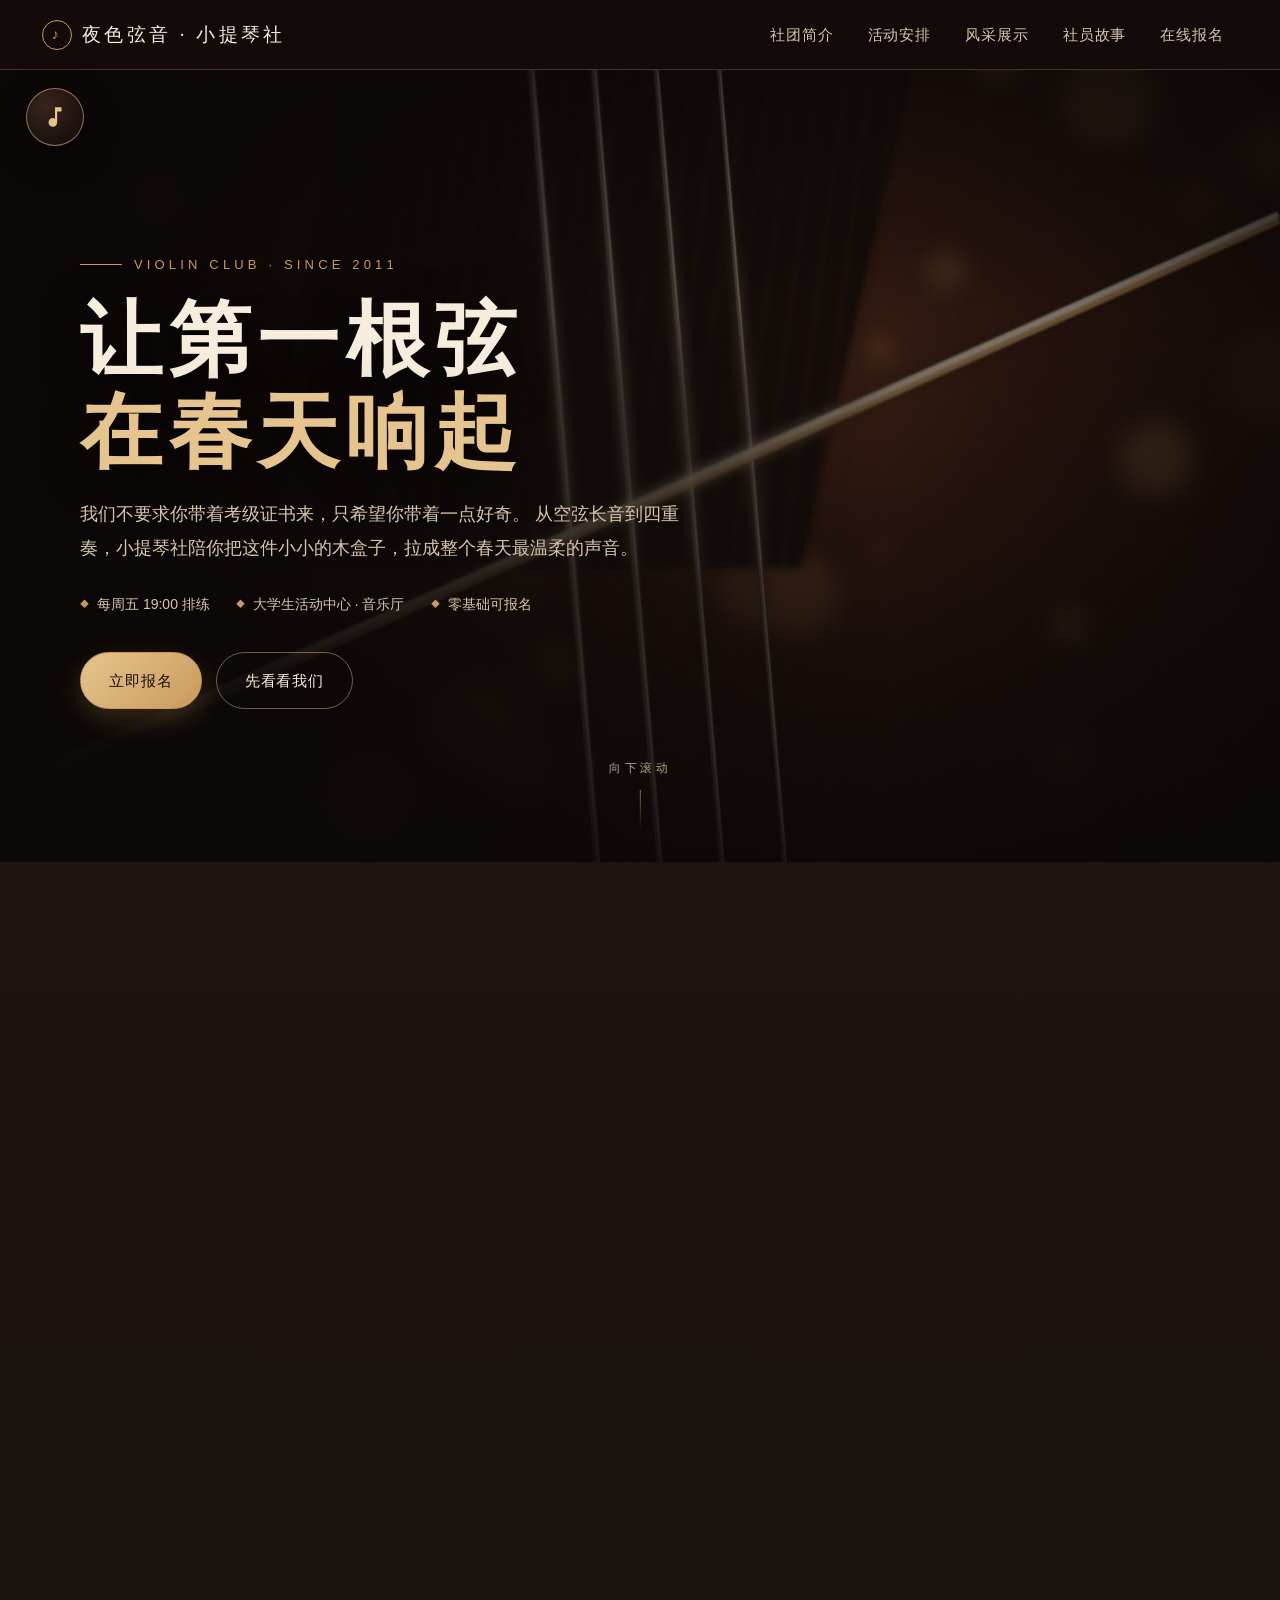
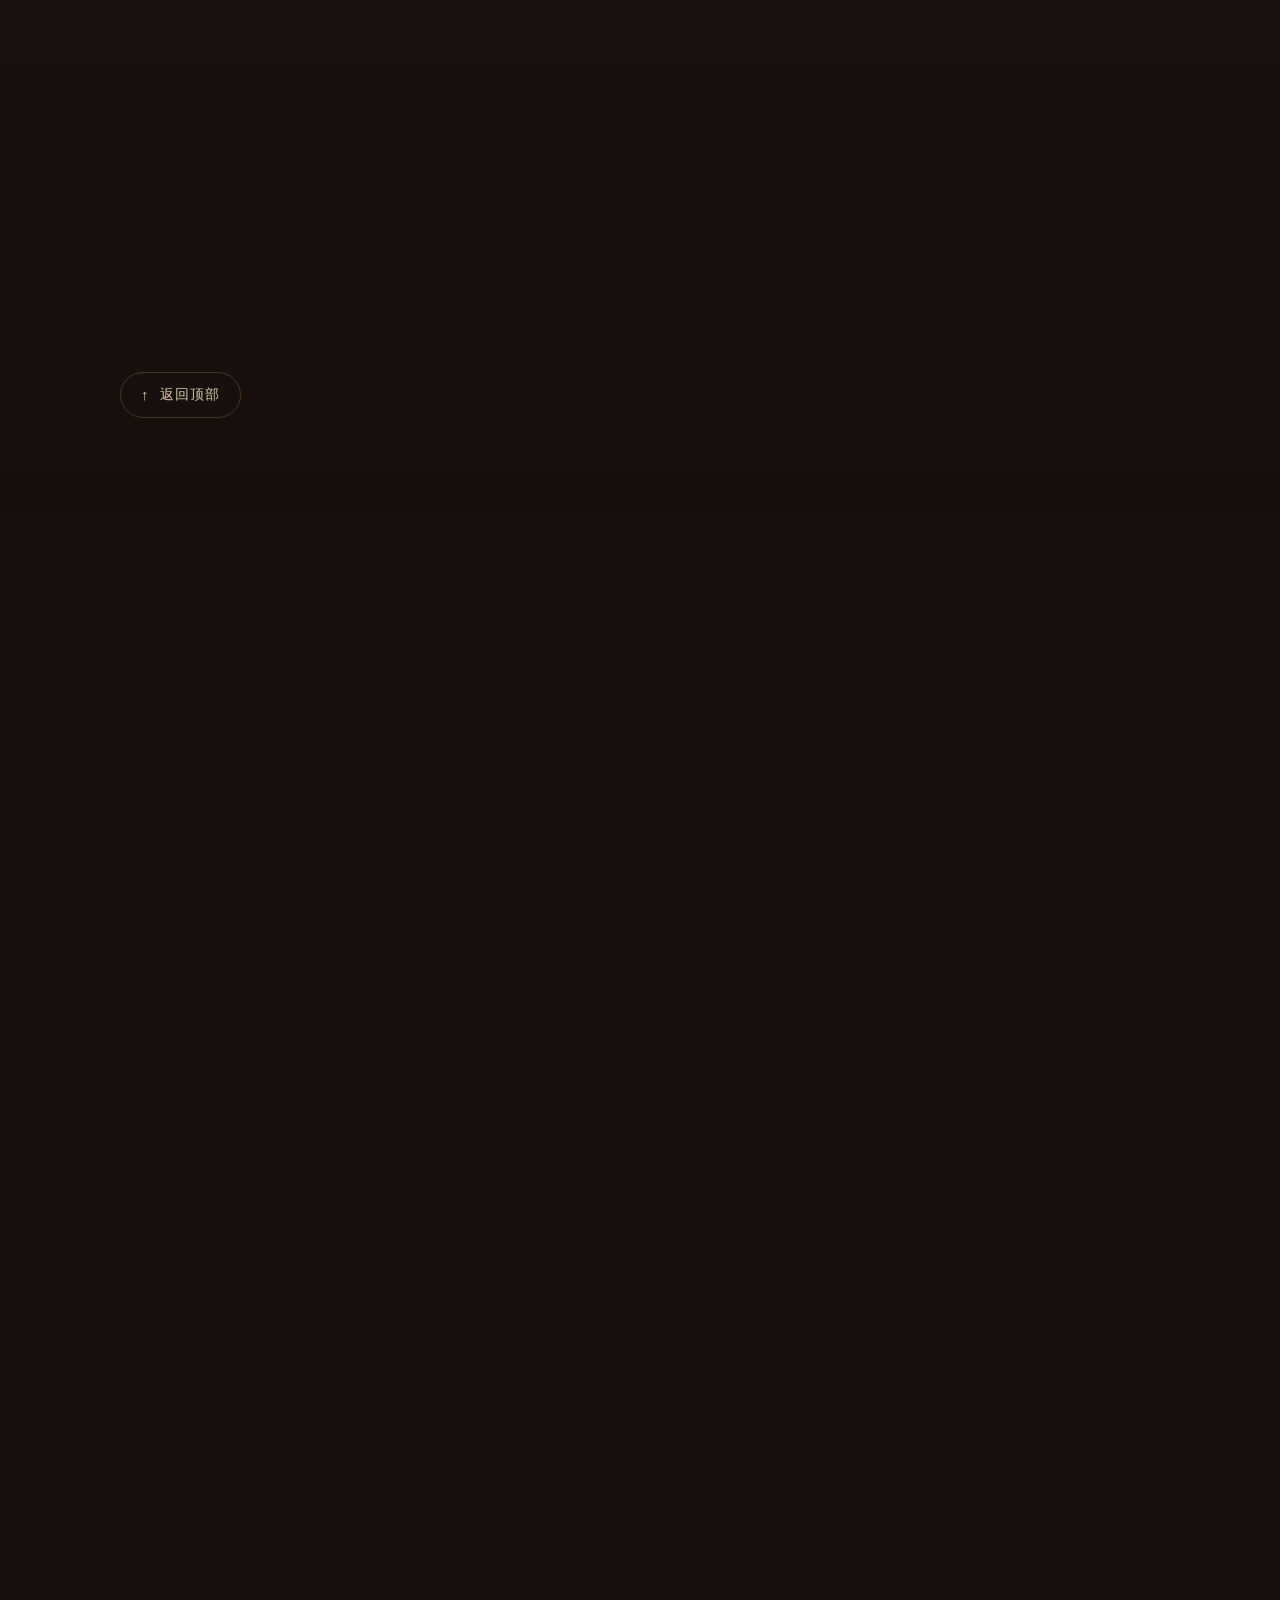
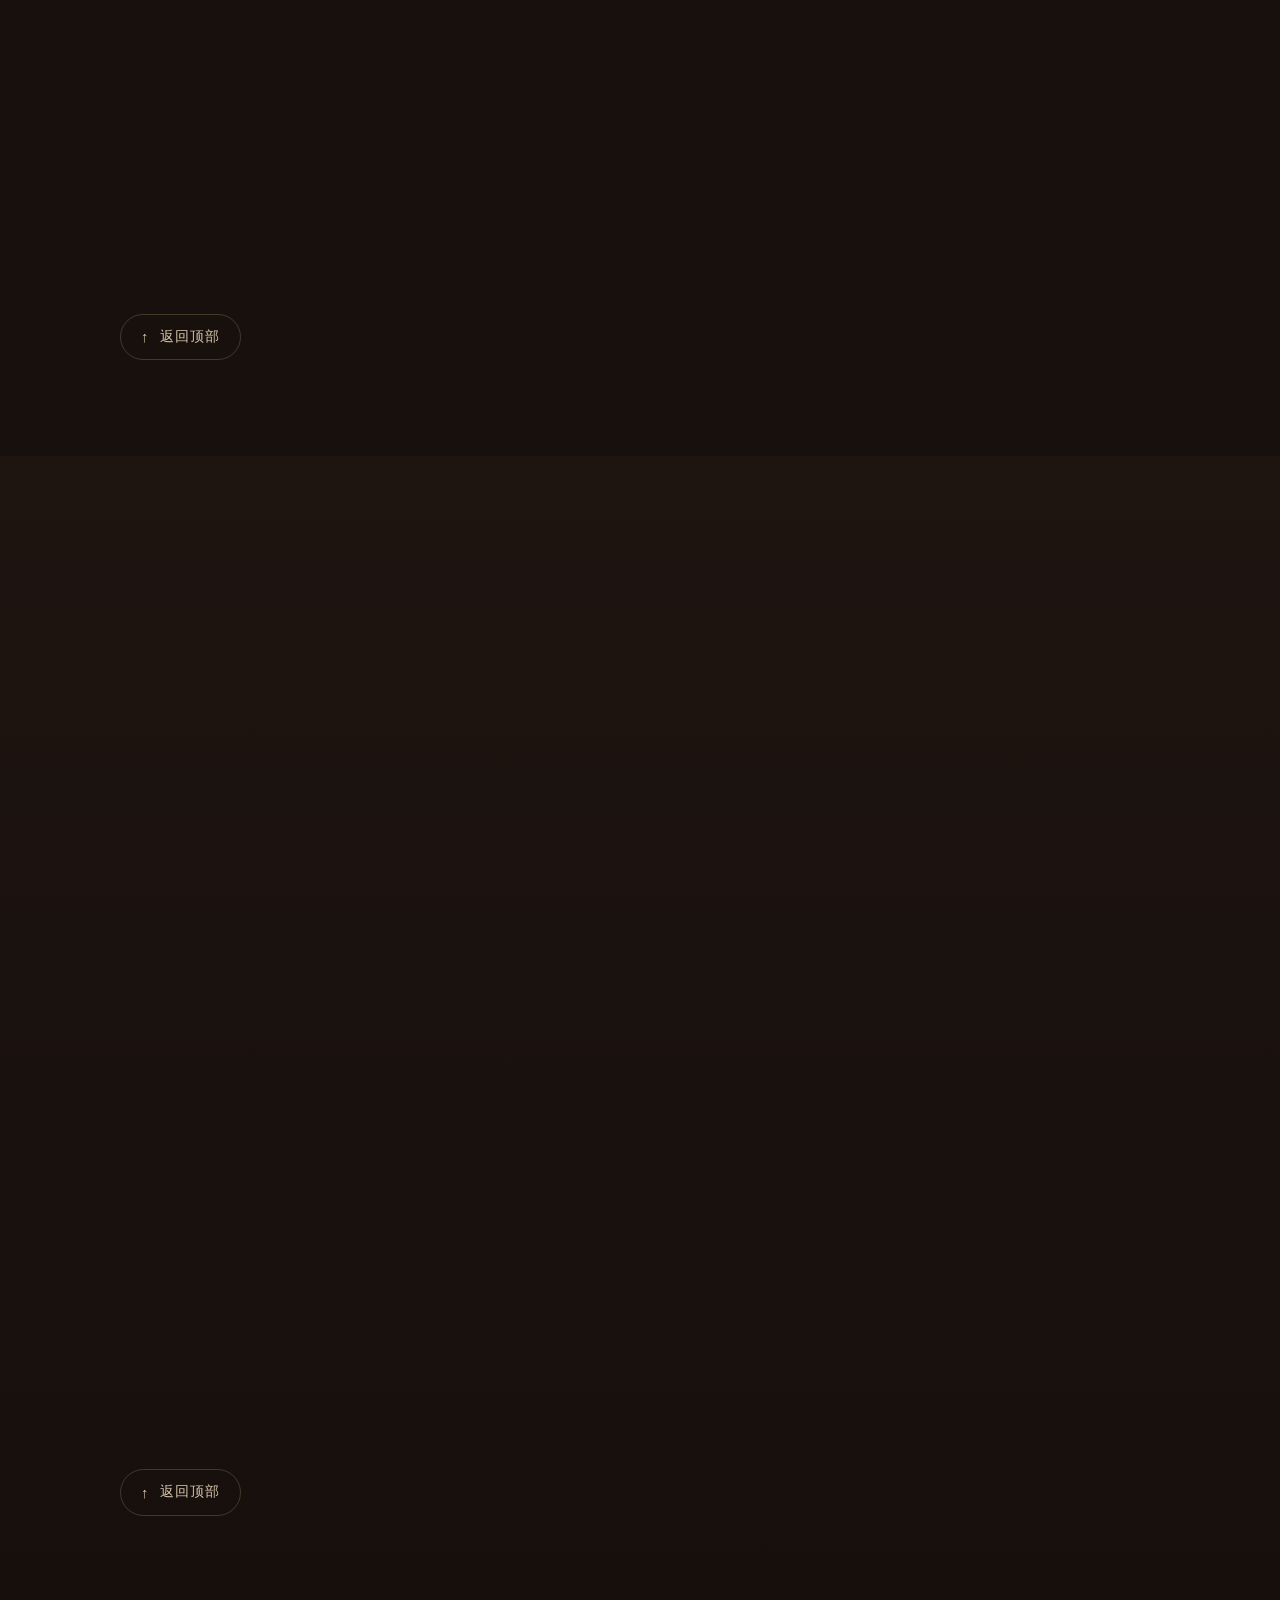
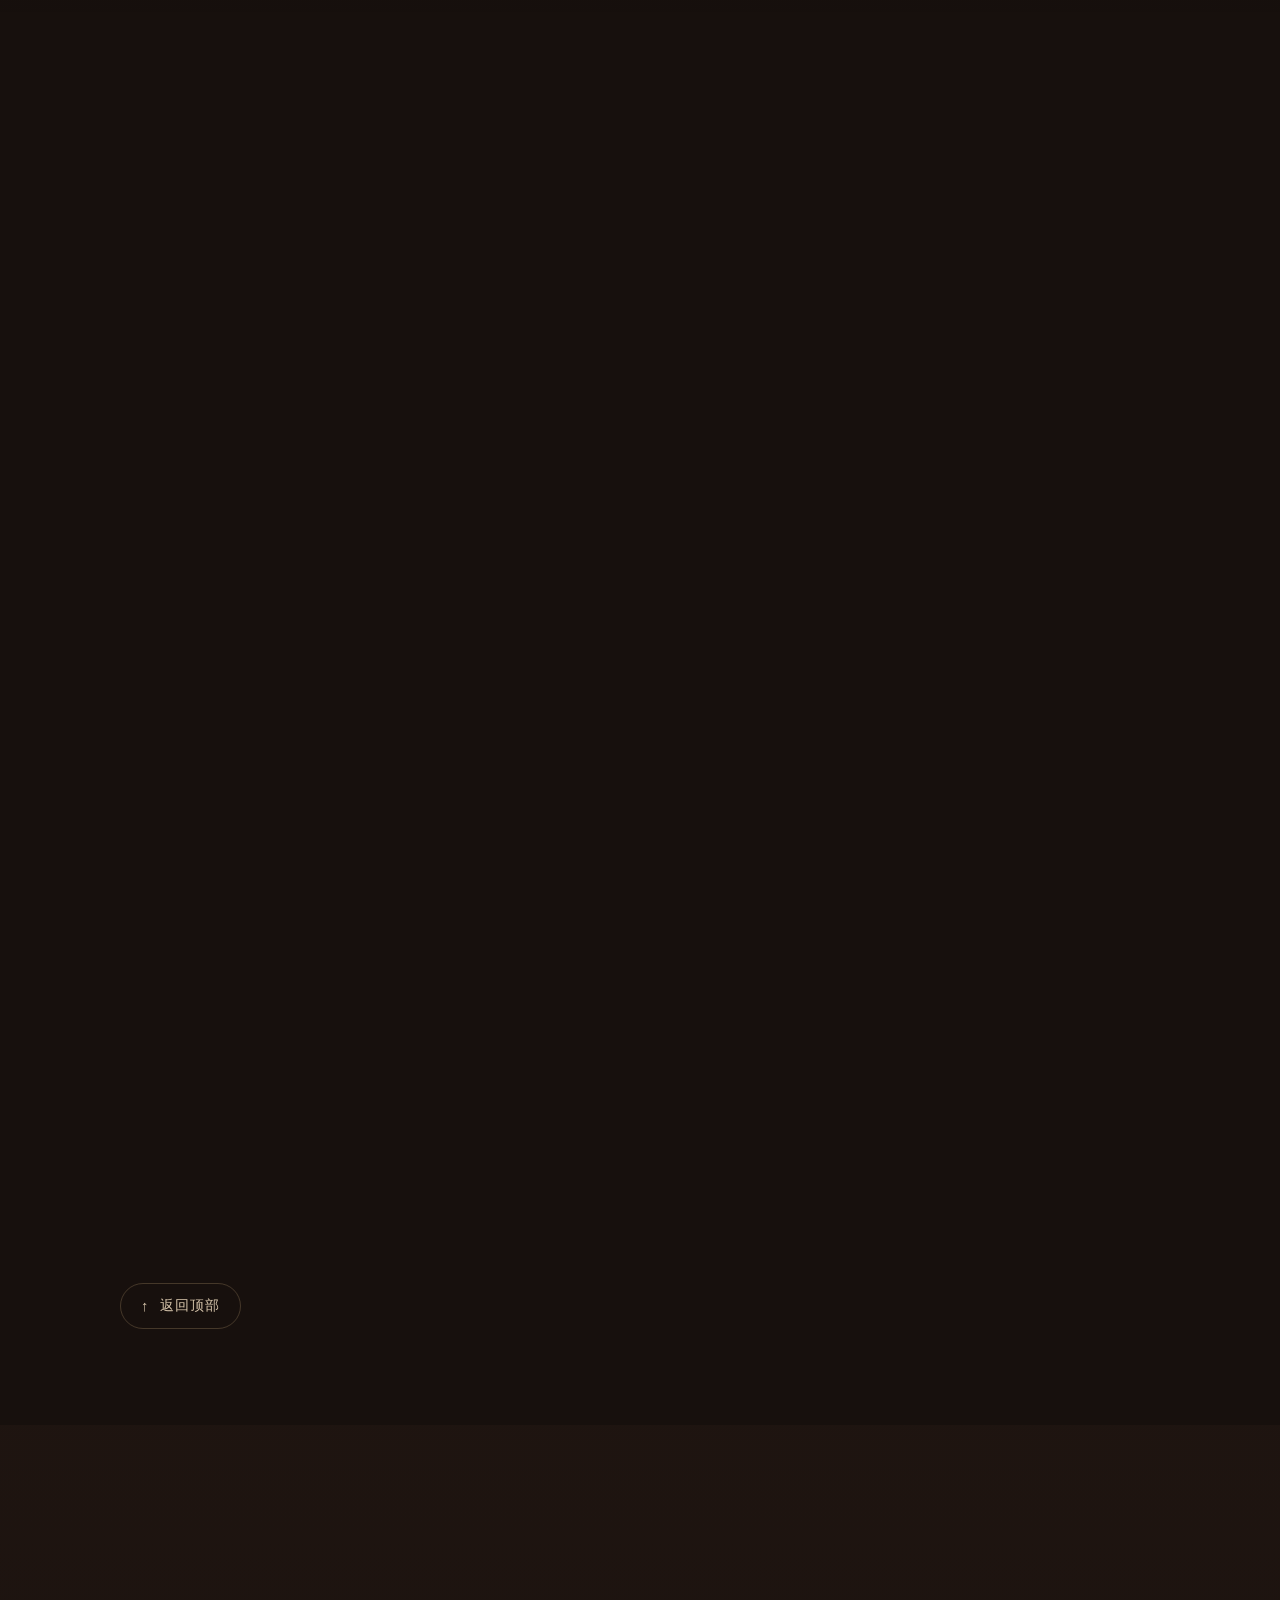
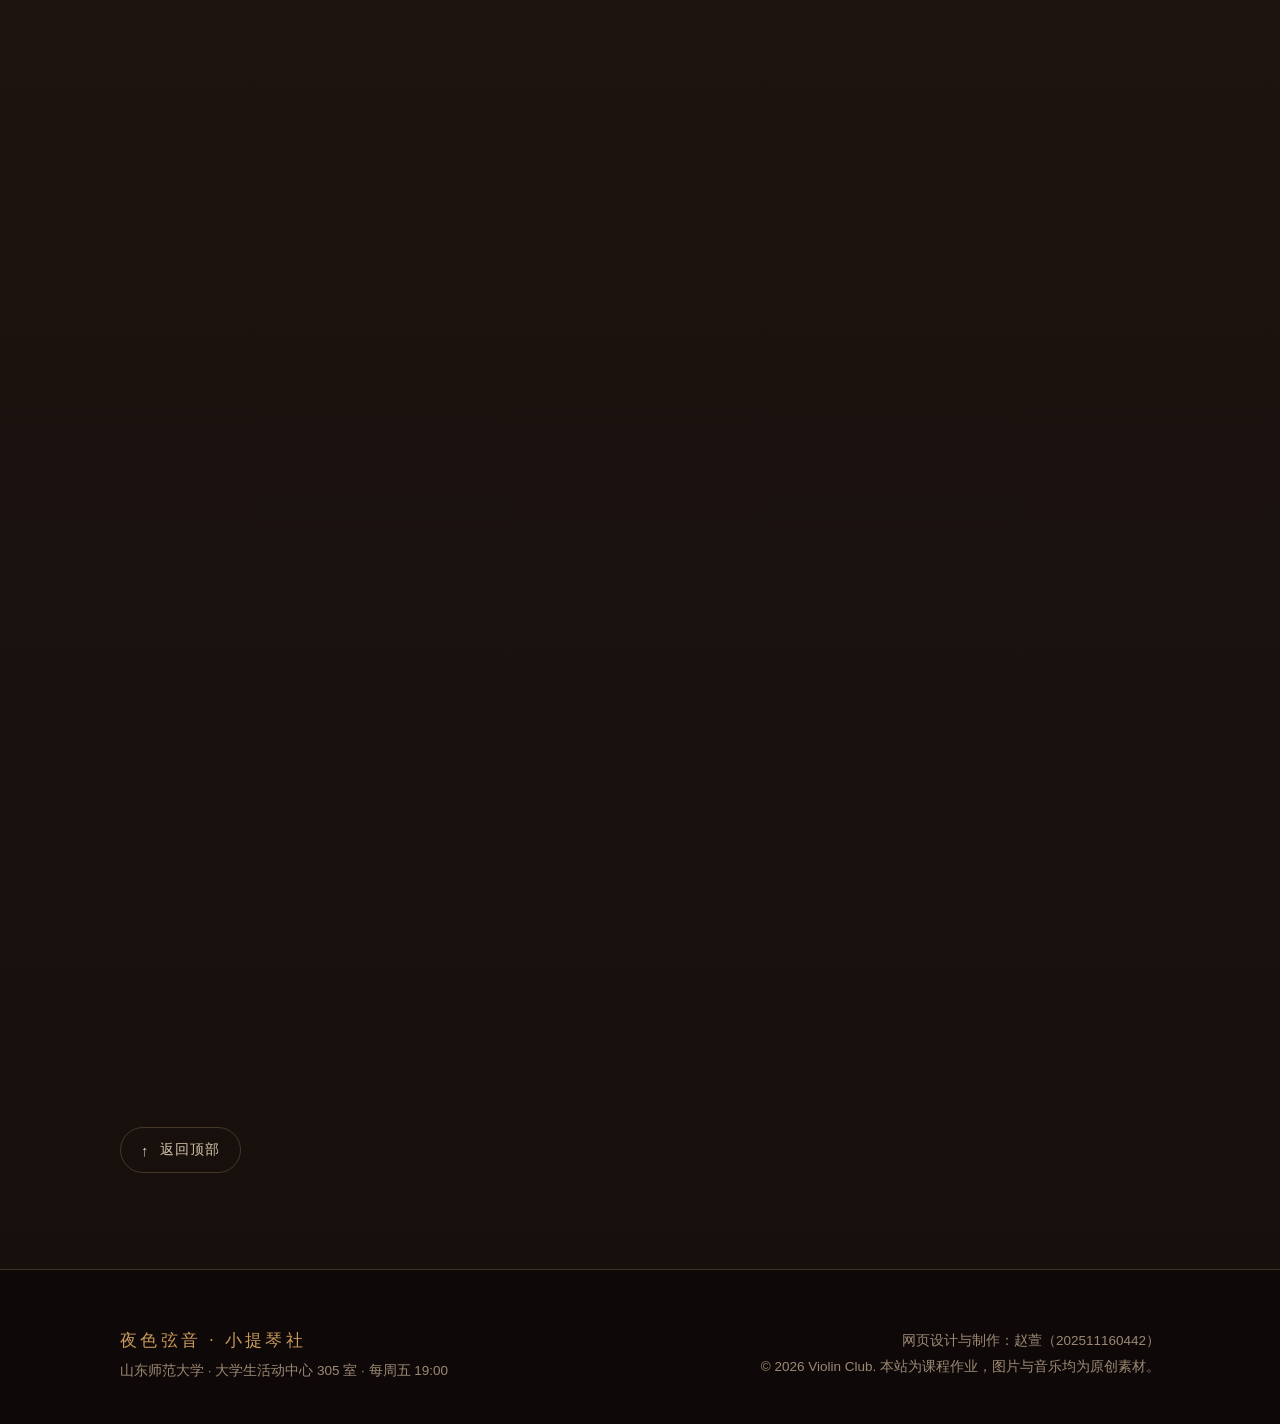
<file: index.html>
<!doctype html>
<html lang="zh-CN">
<head>
<meta charset="utf-8">
<title>夜色弦音 · 小提琴社 2026 春季招新</title>
<meta http-equiv="refresh" content="0; url=zhao-0442-work2.html">
<link rel="canonical" href="zhao-0442-work2.html">
<style>
    body { margin: 0; min-height: 100vh; display: grid; place-items: center;
           background: #120d0b; color: #f7eddd;
           font-family: "PingFang SC", "Microsoft YaHei", sans-serif; }
    a { color: #e6c48d; }
</style>
</head>
<body>
    <p>正在进入 <a href="zhao-0442-work2.html">小提琴社招新主页</a> …</p>
</body>
</html>
</file>
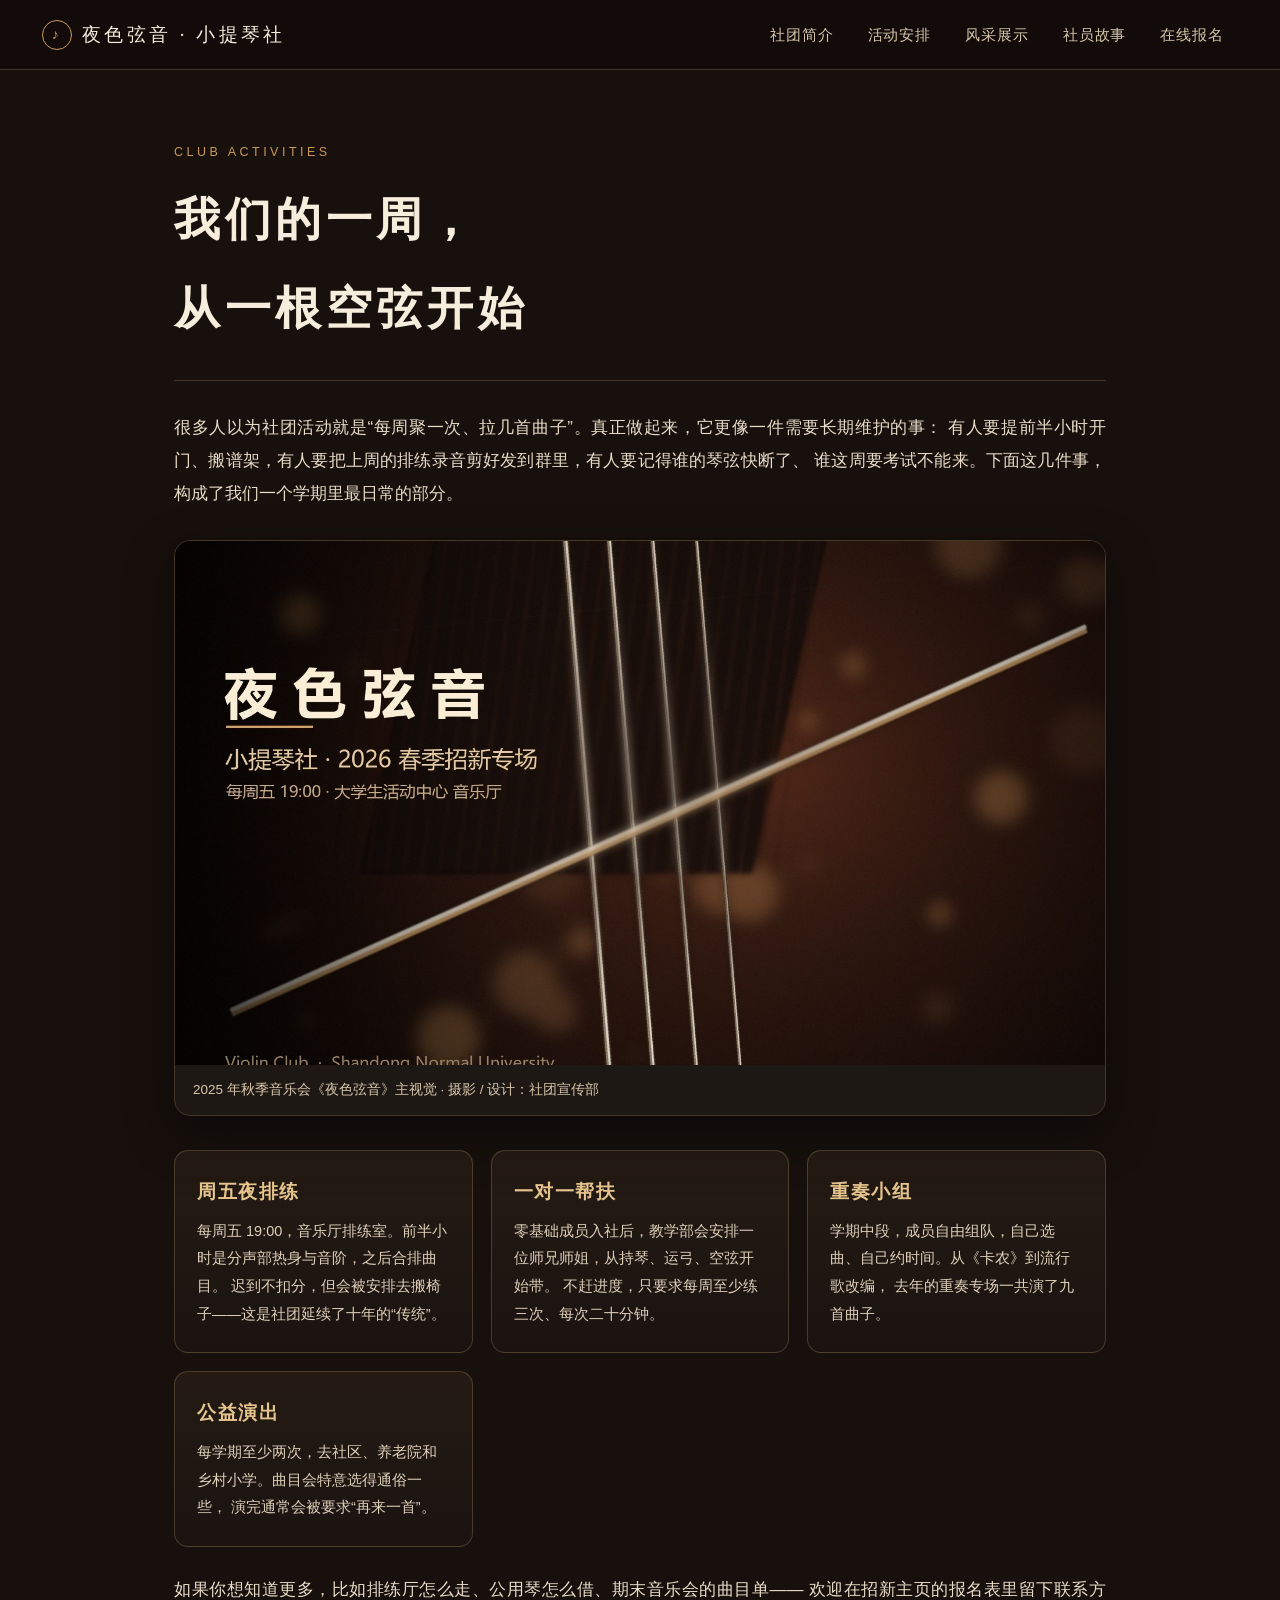
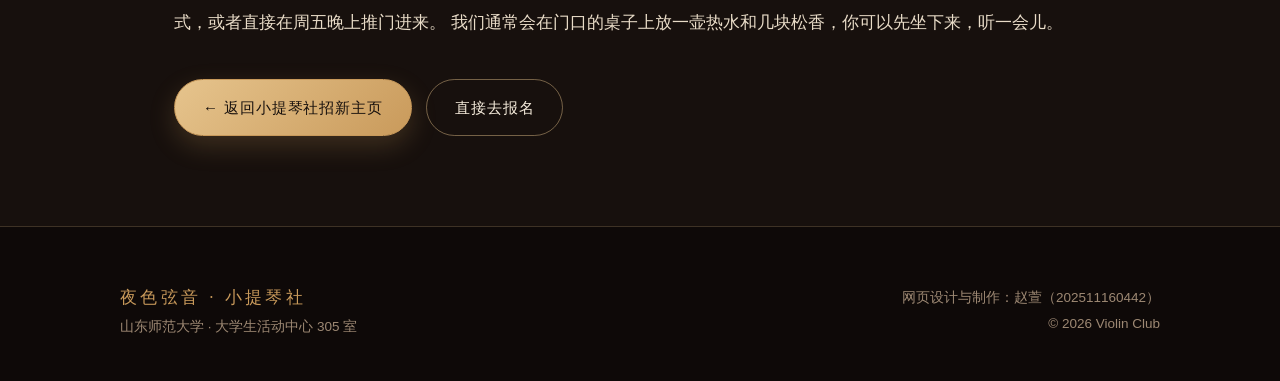
<file: club_intro.html>
<!doctype html>
<html lang="zh-CN">
<head>
<meta charset="utf-8">
<meta name="viewport" content="width=device-width, initial-scale=1">
<title>社团介绍 · 夜色弦音小提琴社</title>
<meta name="description" content="小提琴社的日常活动介绍：排练、重奏、公益演出与春季音乐会。">
<link rel="stylesheet" href="style.css">
<style>
    .intro-page { max-width: 980px; margin: 0 auto; padding: 70px 24px 90px; }
    .intro-page h1 {
        font-family: var(--serif);
        font-size: clamp(30px, 4.4vw, 46px);
        letter-spacing: .1em;
        margin: 10px 0 6px;
    }
    .intro-page .sub { color: var(--gold); letter-spacing: .28em; font-size: 12.5px; text-transform: uppercase; }
    .intro-page hr { border: none; border-top: 1px solid var(--line); margin: 26px 0 30px; }
    .intro-figure {
        margin: 30px 0 34px;
        border-radius: 16px;
        overflow: hidden;
        border: 1px solid var(--line);
        box-shadow: var(--shadow);
    }
    .intro-figure img { width: 100%; aspect-ratio: 16 / 9; object-fit: cover; }
    .intro-figure figcaption { padding: 12px 18px; font-size: 13.5px; color: var(--cream-dim); background: rgba(255,255,255,.03); }
    .cards { display: grid; grid-template-columns: repeat(auto-fit, minmax(240px, 1fr)); gap: 18px; margin: 30px 0 10px; }
    .cards .card {
        padding: 22px 22px 24px;
        border: 1px solid var(--line);
        border-radius: 14px;
        background: linear-gradient(180deg, rgba(201,154,91,.08), rgba(255,255,255,.015));
    }
    .cards .card h3 { margin: 0 0 8px; font-family: var(--serif); font-size: 19px; letter-spacing: .08em; color: var(--gold-light); }
    .cards .card p { margin: 0; font-size: 14.5px; color: #dfd0bb; line-height: 1.9; }
    .back-row { margin-top: 40px; display: flex; gap: 14px; flex-wrap: wrap; }
</style>
</head>
<body>

<header class="site-header">
    <a class="brand" href="zhao-0442-work2.html"><span class="mark">♪</span>夜色弦音 · 小提琴社</a>
    <nav class="site-nav">
        <a href="zhao-0442-work2.html#intro">社团简介</a>
        <a href="zhao-0442-work2.html#schedule">活动安排</a>
        <a href="zhao-0442-work2.html#gallery">风采展示</a>
        <a href="zhao-0442-work2.html#stories">社员故事</a>
        <a href="zhao-0442-work2.html#signup">在线报名</a>
    </nav>
</header>

<main class="intro-page">
    <div class="sub">Club Activities</div>
    <h1>我们的一周，<br>从一根空弦开始</h1>
    <hr>

    <p style="color:#e9dcc8; text-align:justify;">
        很多人以为社团活动就是“每周聚一次、拉几首曲子”。真正做起来，它更像一件需要长期维护的事：
        有人要提前半小时开门、搬谱架，有人要把上周的排练录音剪好发到群里，有人要记得谁的琴弦快断了、
        谁这周要考试不能来。下面这几件事，构成了我们一个学期里最日常的部分。
    </p>

    <figure class="intro-figure">
        <img src="club-poster.jpg" alt="小提琴社演出现场主视觉">
        <figcaption>2025 年秋季音乐会《夜色弦音》主视觉 · 摄影 / 设计：社团宣传部</figcaption>
    </figure>

    <div class="cards">
        <div class="card">
            <h3>周五夜排练</h3>
            <p>每周五 19:00，音乐厅排练室。前半小时是分声部热身与音阶，之后合排曲目。
               迟到不扣分，但会被安排去搬椅子——这是社团延续了十年的“传统”。</p>
        </div>
        <div class="card">
            <h3>一对一帮扶</h3>
            <p>零基础成员入社后，教学部会安排一位师兄师姐，从持琴、运弓、空弦开始带。
               不赶进度，只要求每周至少练三次、每次二十分钟。</p>
        </div>
        <div class="card">
            <h3>重奏小组</h3>
            <p>学期中段，成员自由组队，自己选曲、自己约时间。从《卡农》到流行歌改编，
               去年的重奏专场一共演了九首曲子。</p>
        </div>
        <div class="card">
            <h3>公益演出</h3>
            <p>每学期至少两次，去社区、养老院和乡村小学。曲目会特意选得通俗一些，
               演完通常会被要求“再来一首”。</p>
        </div>
    </div>

    <p style="color:#e9dcc8; text-align:justify; margin-top:26px;">
        如果你想知道更多，比如排练厅怎么走、公用琴怎么借、期末音乐会的曲目单——
        欢迎在招新主页的报名表里留下联系方式，或者直接在周五晚上推门进来。
        我们通常会在门口的桌子上放一壶热水和几块松香，你可以先坐下来，听一会儿。
    </p>

    <div class="back-row">
        <a class="btn" href="zhao-0442-work2.html">← 返回小提琴社招新主页</a>
        <a class="btn ghost" href="zhao-0442-work2.html#signup">直接去报名</a>
    </div>
</main>

<footer class="site-footer">
    <div class="footer-inner">
        <div>
            <div class="seal">夜色弦音 · 小提琴社</div>
            <div>山东师范大学 · 大学生活动中心 305 室</div>
        </div>
        <div style="text-align:right">
            <div>网页设计与制作：赵萱（202511160442）</div>
            <div>© <span id="year">2026</span> Violin Club</div>
        </div>
    </div>
</footer>

<script>
    document.getElementById('year').textContent = new Date().getFullYear();
</script>
</body>
</html>
</file>
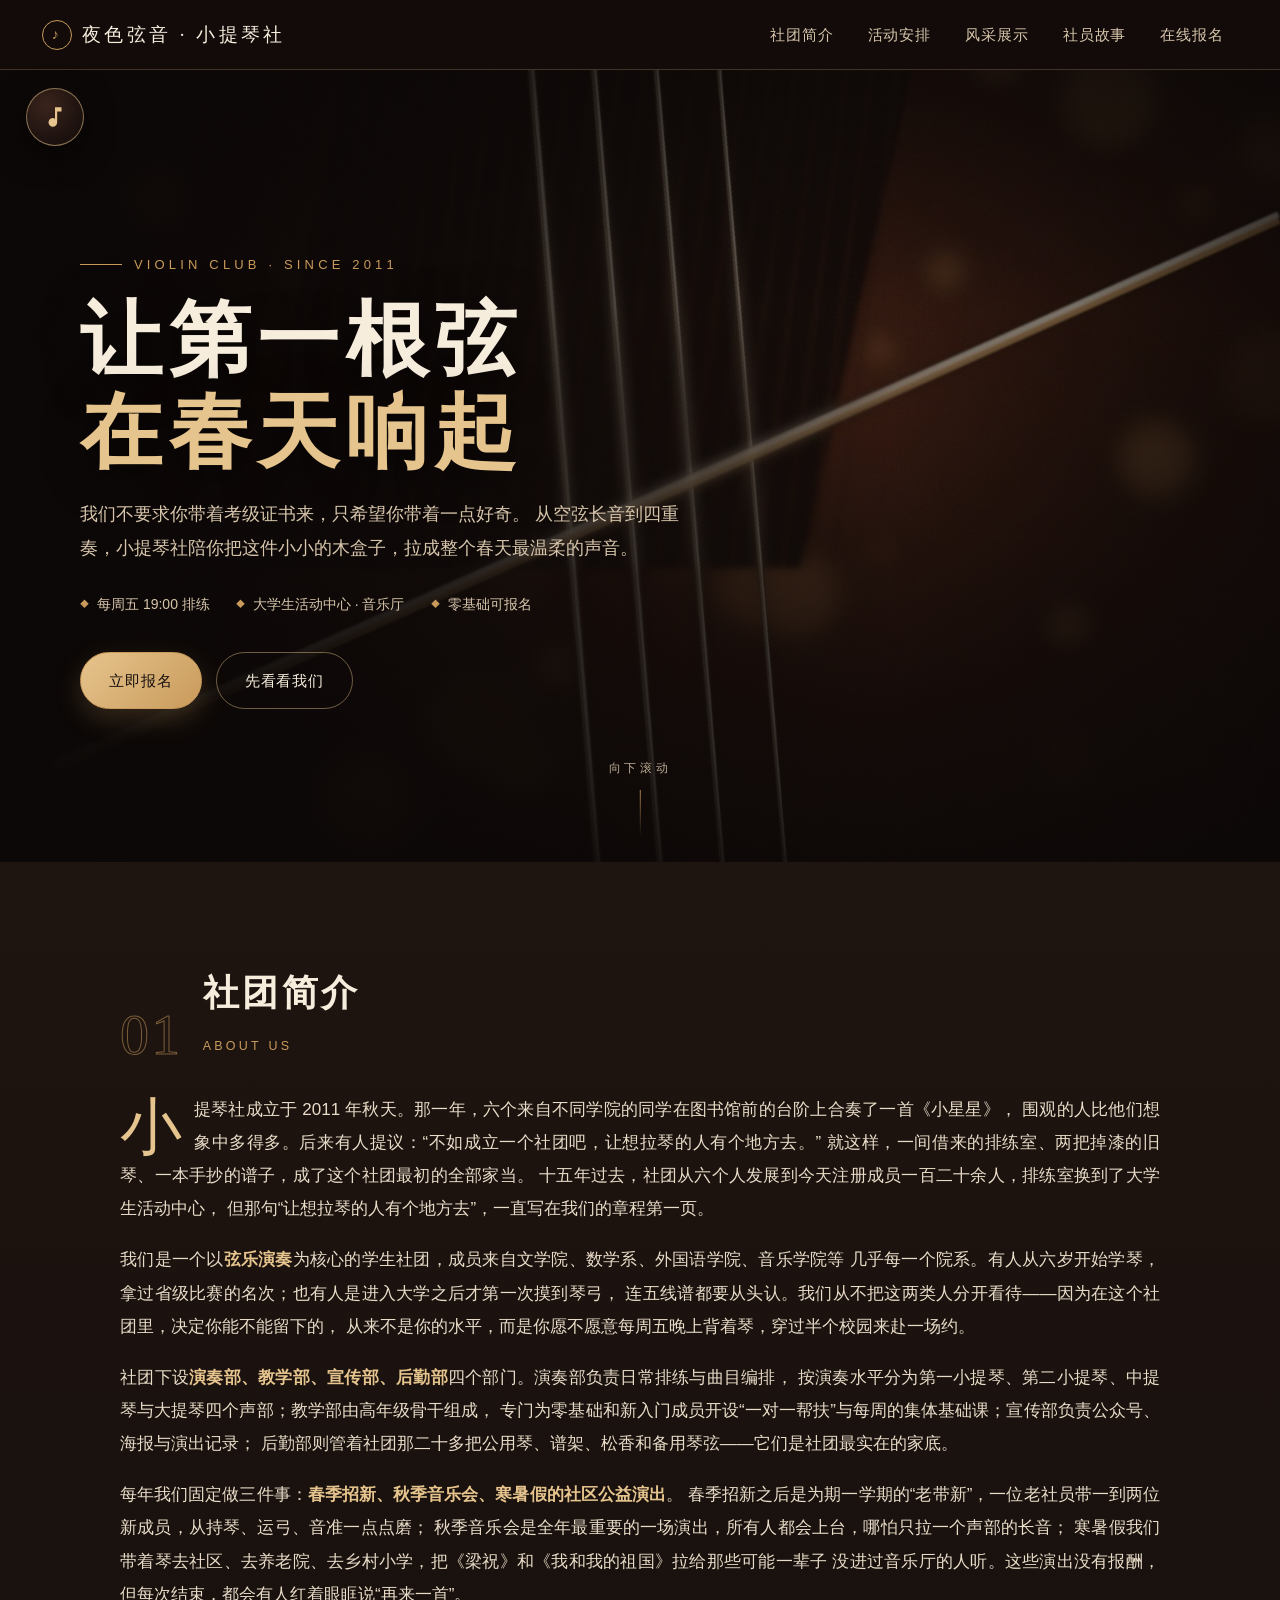
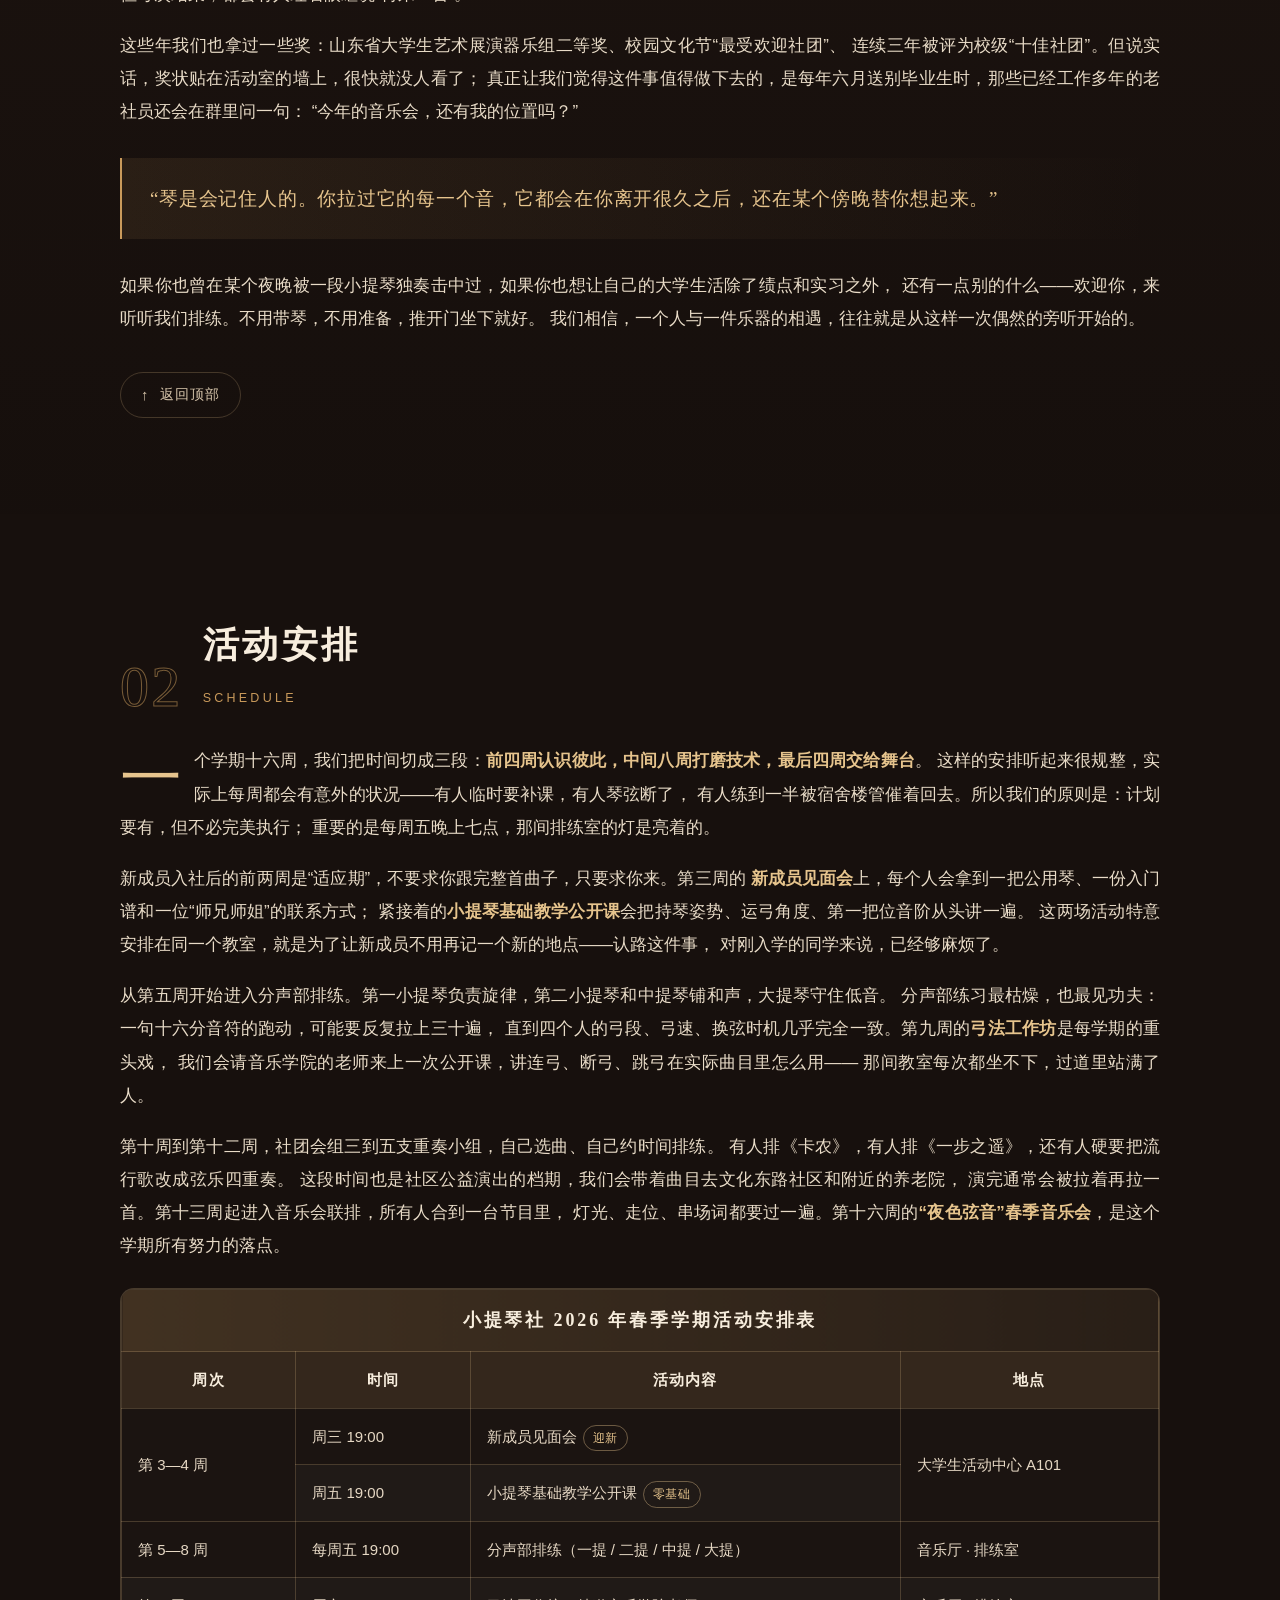
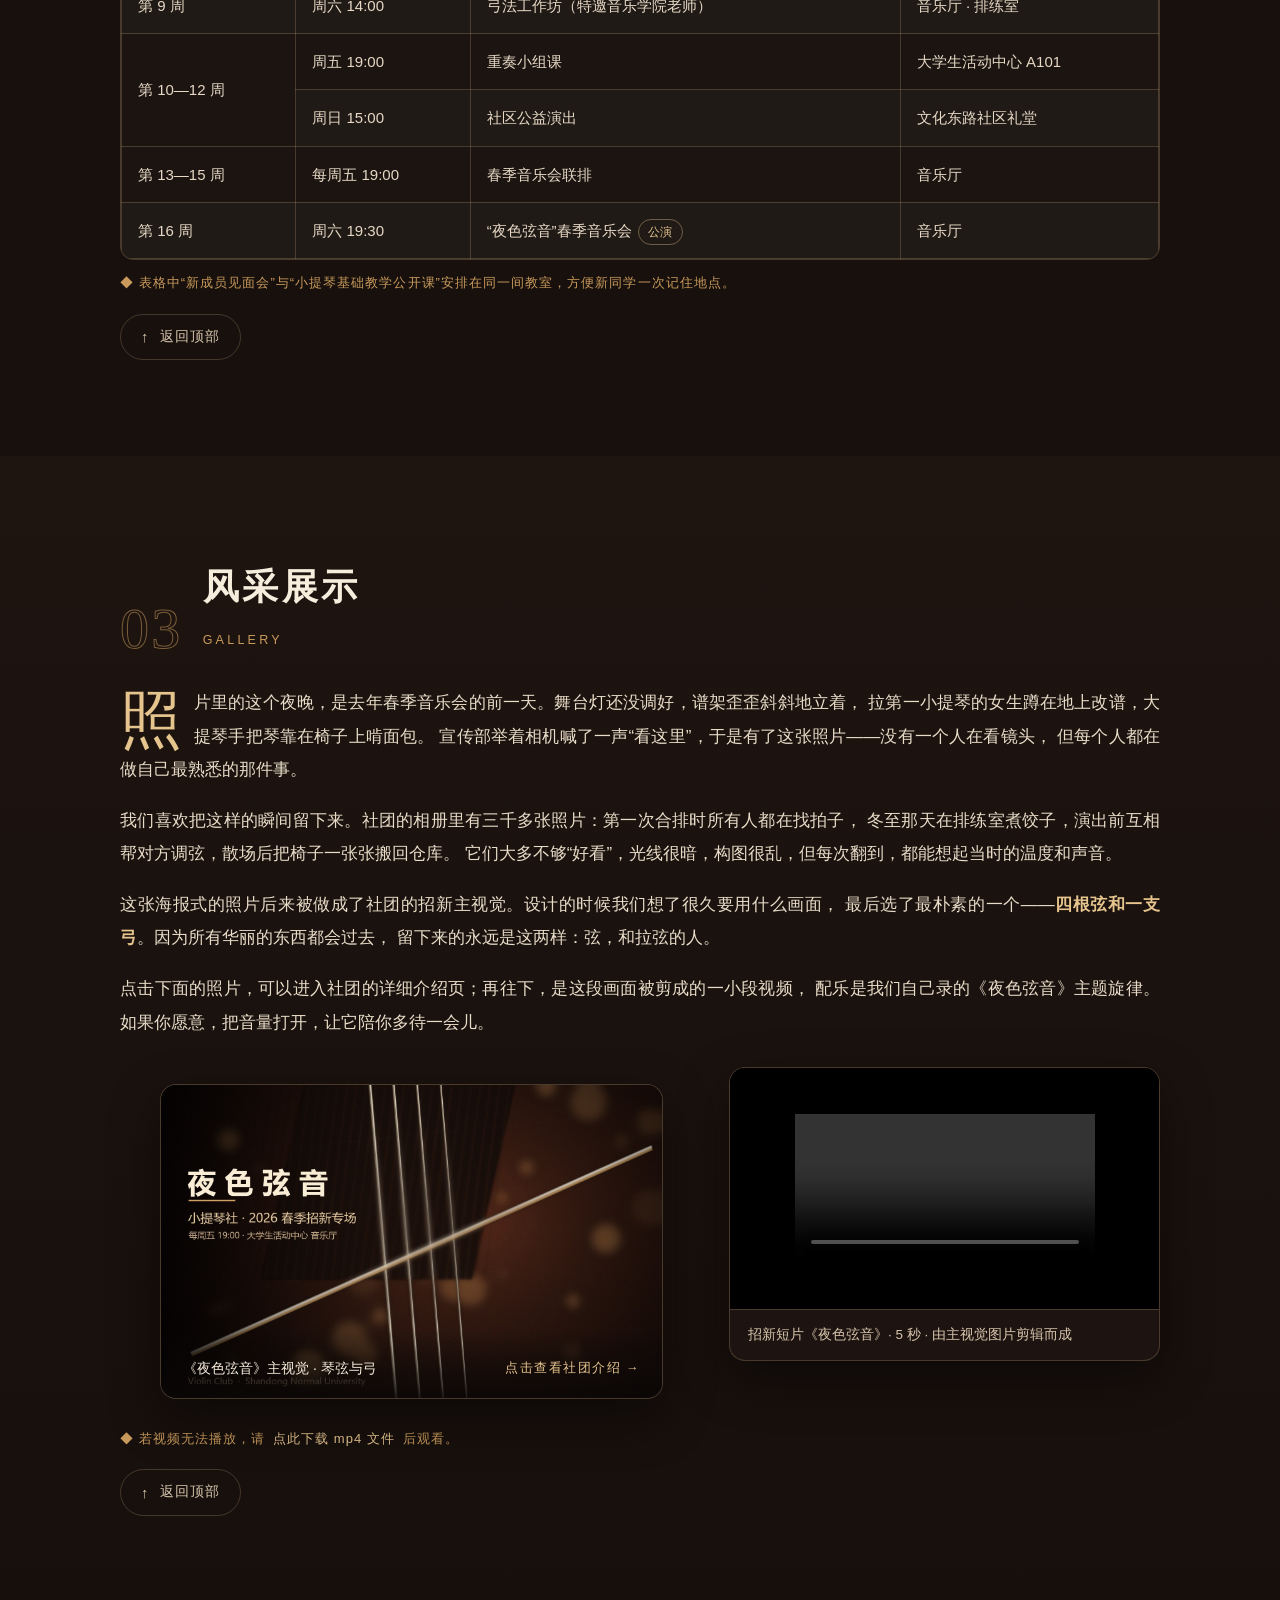
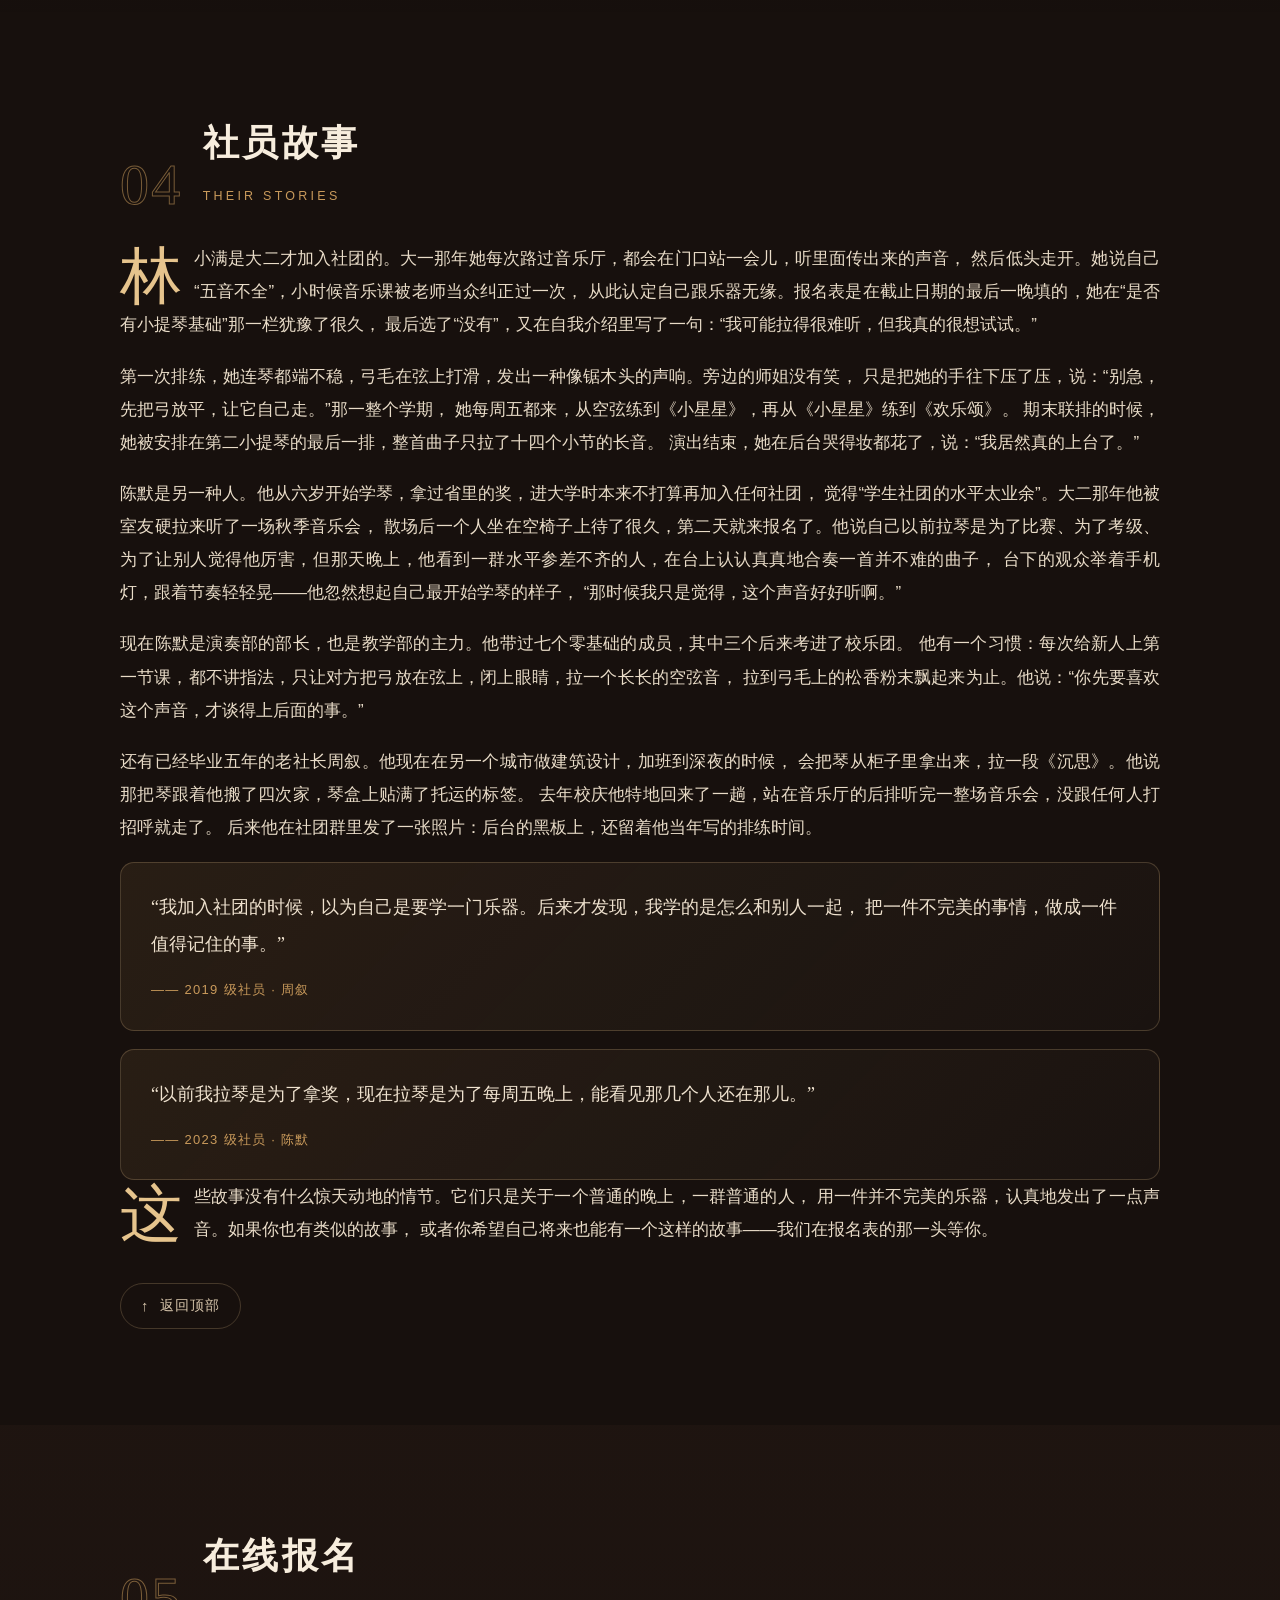
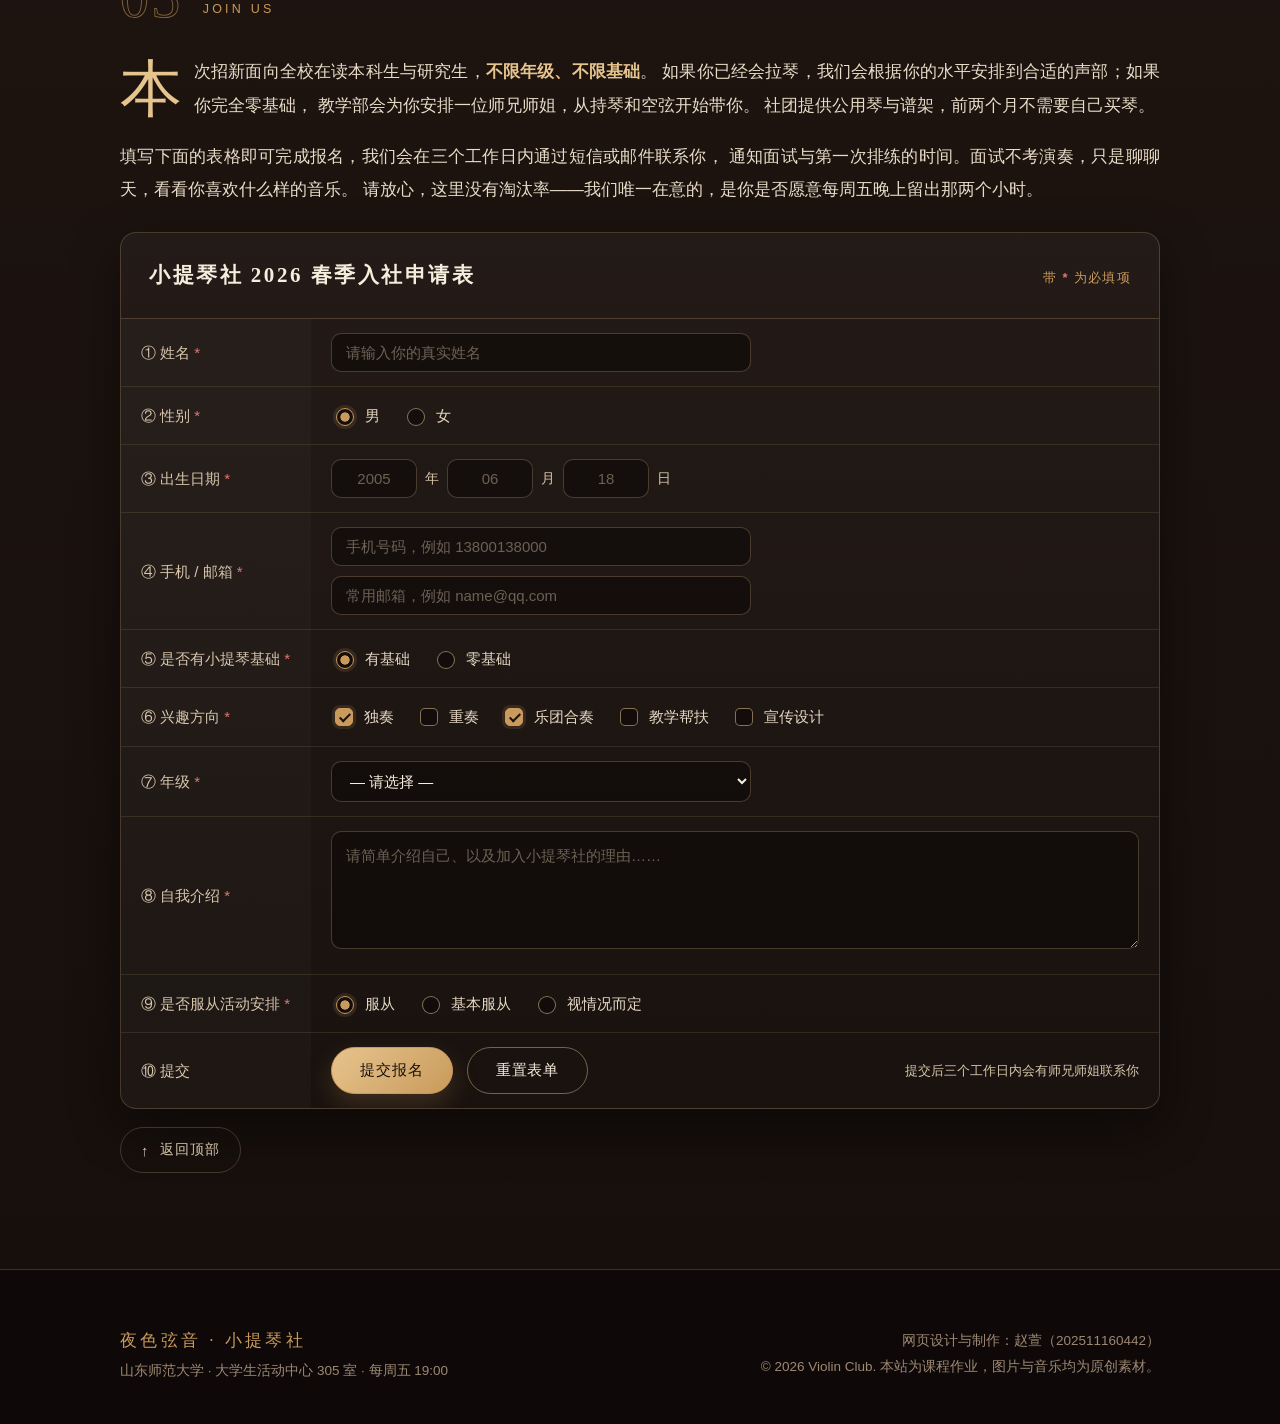
<file: zhao-0442-work2.html>
<!doctype html>
<html lang="zh-CN">
<head>
<meta charset="utf-8">
<meta name="viewport" content="width=device-width, initial-scale=1">
<title>夜色弦音 · 小提琴社 2026 春季招新</title>
<meta name="description" content="山东师范大学小提琴社 2026 年春季招新主页：社团简介、活动安排、风采展示、社员故事与在线报名。">
<meta name="author" content="赵萱 202511160442">
<link rel="stylesheet" href="style.css">
<link rel="icon" href="data:image/svg+xml,<svg xmlns='http://www.w3.org/2000/svg' viewBox='0 0 32 32'><text y='24' font-size='24'>🎻</text></svg>">
</head>
<body id="top">

<!-- ================= 背景音乐（左上角点击播放） ================= -->
<audio id="bgm" src="violin-theme.mp3" loop preload="auto"></audio>
<button class="music-btn" id="musicBtn" type="button" aria-label="播放或暂停背景音乐" title="点击播放社歌《夜色弦音》">
    <span class="ring"></span>
    <span class="ring"></span>
    <svg viewBox="0 0 24 24" aria-hidden="true">
        <path d="M12 3v10.55A4 4 0 1 0 14 17V7h4V3h-6z"/>
    </svg>
</button>
<div class="music-tip">点击左上角，听一段社歌《夜色弦音》</div>

<!-- ================= 顶部导航 ================= -->
<header class="site-header">
    <a class="brand" href="#top"><span class="mark">♪</span>夜色弦音 · 小提琴社</a>
    <nav class="site-nav" aria-label="页面导航">
        <a href="#intro">社团简介</a>
        <a href="#schedule">活动安排</a>
        <a href="#gallery">风采展示</a>
        <a href="#stories">社员故事</a>
        <a href="#signup">在线报名</a>
    </nav>
</header>

<!-- ================= 首屏 ================= -->
<section class="hero">
    <div class="hero-bg" role="img" aria-label="小提琴琴弦与琴弓的特写"></div>
    <div class="hero-inner">
        <span class="eyebrow">Violin Club · Since 2011</span>
        <h1>让第一根弦<br><em>在春天响起</em></h1>
        <p class="lede">
            我们不要求你带着考级证书来，只希望你带着一点好奇。
            从空弦长音到四重奏，小提琴社陪你把这件小小的木盒子，拉成整个春天最温柔的声音。
        </p>
        <div class="meta">
            <span>每周五 19:00 排练</span>
            <span>大学生活动中心 · 音乐厅</span>
            <span>零基础可报名</span>
        </div>
        <div class="hero-actions">
            <a class="btn" href="#signup">立即报名</a>
            <a class="btn ghost" href="#intro">先看看我们</a>
        </div>
    </div>
    <div class="scroll-cue">向下滚动</div>
</section>

<!-- ================= 1 社团简介 ================= -->
<section class="section" id="intro">
    <div class="section-inner">
        <div class="section-head reveal">
            <span class="num">01</span>
            <h2>社团简介<small>About Us</small></h2>
        </div>

        <div class="prose reveal">
            <p>
                小提琴社成立于 2011 年秋天。那一年，六个来自不同学院的同学在图书馆前的台阶上合奏了一首《小星星》，
                围观的人比他们想象中多得多。后来有人提议：“不如成立一个社团吧，让想拉琴的人有个地方去。”
                就这样，一间借来的排练室、两把掉漆的旧琴、一本手抄的谱子，成了这个社团最初的全部家当。
                十五年过去，社团从六个人发展到今天注册成员一百二十余人，排练室换到了大学生活动中心，
                但那句“让想拉琴的人有个地方去”，一直写在我们的章程第一页。
            </p>
            <p>
                我们是一个以<strong>弦乐演奏</strong>为核心的学生社团，成员来自文学院、数学系、外国语学院、音乐学院等
                几乎每一个院系。有人从六岁开始学琴，拿过省级比赛的名次；也有人是进入大学之后才第一次摸到琴弓，
                连五线谱都要从头认。我们从不把这两类人分开看待——因为在这个社团里，决定你能不能留下的，
                从来不是你的水平，而是你愿不愿意每周五晚上背着琴，穿过半个校园来赴一场约。
            </p>
            <p>
                社团下设<strong>演奏部、教学部、宣传部、后勤部</strong>四个部门。演奏部负责日常排练与曲目编排，
                按演奏水平分为第一小提琴、第二小提琴、中提琴与大提琴四个声部；教学部由高年级骨干组成，
                专门为零基础和新入门成员开设“一对一帮扶”与每周的集体基础课；宣传部负责公众号、海报与演出记录；
                后勤部则管着社团那二十多把公用琴、谱架、松香和备用琴弦——它们是社团最实在的家底。
            </p>
            <p>
                每年我们固定做三件事：<strong>春季招新、秋季音乐会、寒暑假的社区公益演出</strong>。
                春季招新之后是为期一学期的“老带新”，一位老社员带一到两位新成员，从持琴、运弓、音准一点点磨；
                秋季音乐会是全年最重要的一场演出，所有人都会上台，哪怕只拉一个声部的长音；
                寒暑假我们带着琴去社区、去养老院、去乡村小学，把《梁祝》和《我和我的祖国》拉给那些可能一辈子
                没进过音乐厅的人听。这些演出没有报酬，但每次结束，都会有人红着眼眶说“再来一首”。
            </p>
            <p>
                这些年我们也拿过一些奖：山东省大学生艺术展演器乐组二等奖、校园文化节“最受欢迎社团”、
                连续三年被评为校级“十佳社团”。但说实话，奖状贴在活动室的墙上，很快就没人看了；
                真正让我们觉得这件事值得做下去的，是每年六月送别毕业生时，那些已经工作多年的老社员还会在群里问一句：
                “今年的音乐会，还有我的位置吗？”
            </p>
            <div class="pull-quote">
                “琴是会记住人的。你拉过它的每一个音，它都会在你离开很久之后，还在某个傍晚替你想起来。”
            </div>
            <p>
                如果你也曾在某个夜晚被一段小提琴独奏击中过，如果你也想让自己的大学生活除了绩点和实习之外，
                还有一点别的什么——欢迎你，来听听我们排练。不用带琴，不用准备，推开门坐下就好。
                我们相信，一个人与一件乐器的相遇，往往就是从这样一次偶然的旁听开始的。
            </p>
        </div>

        <a class="to-top" href="#top"><span class="arrow">↑</span> 返回顶部</a>
    </div>
</section>

<!-- ================= 2 活动安排 ================= -->
<section class="section" id="schedule">
    <div class="section-inner">
        <div class="section-head reveal">
            <span class="num">02</span>
            <h2>活动安排<small>Schedule</small></h2>
        </div>

        <div class="prose reveal">
            <p>
                一个学期十六周，我们把时间切成三段：<strong>前四周认识彼此，中间八周打磨技术，最后四周交给舞台</strong>。
                这样的安排听起来很规整，实际上每周都会有意外的状况——有人临时要补课，有人琴弦断了，
                有人练到一半被宿舍楼管催着回去。所以我们的原则是：计划要有，但不必完美执行；
                重要的是每周五晚上七点，那间排练室的灯是亮着的。
            </p>
            <p>
                新成员入社后的前两周是“适应期”，不要求你跟完整首曲子，只要求你来。第三周的
                <strong>新成员见面会</strong>上，每个人会拿到一把公用琴、一份入门谱和一位“师兄师姐”的联系方式；
                紧接着的<strong>小提琴基础教学公开课</strong>会把持琴姿势、运弓角度、第一把位音阶从头讲一遍。
                这两场活动特意安排在同一个教室，就是为了让新成员不用再记一个新的地点——认路这件事，
                对刚入学的同学来说，已经够麻烦了。
            </p>
            <p>
                从第五周开始进入分声部排练。第一小提琴负责旋律，第二小提琴和中提琴铺和声，大提琴守住低音。
                分声部练习最枯燥，也最见功夫：一句十六分音符的跑动，可能要反复拉上三十遍，
                直到四个人的弓段、弓速、换弦时机几乎完全一致。第九周的<strong>弓法工作坊</strong>是每学期的重头戏，
                我们会请音乐学院的老师来上一次公开课，讲连弓、断弓、跳弓在实际曲目里怎么用——
                那间教室每次都坐不下，过道里站满了人。
            </p>
            <p>
                第十周到第十二周，社团会组三到五支重奏小组，自己选曲、自己约时间排练。
                有人排《卡农》，有人排《一步之遥》，还有人硬要把流行歌改成弦乐四重奏。
                这段时间也是社区公益演出的档期，我们会带着曲目去文化东路社区和附近的养老院，
                演完通常会被拉着再拉一首。第十三周起进入音乐会联排，所有人合到一台节目里，
                灯光、走位、串场词都要过一遍。第十六周的<strong>“夜色弦音”春季音乐会</strong>，是这个学期所有努力的落点。
            </p>
        </div>

        <div class="table-wrap reveal">
            <table class="schedule">
                
                <thead>
                    <tr class="title-row">
                        <th colspan="4">小提琴社 2026 年春季学期活动安排表</th>
                    </tr>
                    <tr class="center-head">
                        <th>周次</th>
                        <th>时间</th>
                        <th>活动内容</th>
                        <th>地点</th>
                    </tr>
                </thead>
                <tbody>
                    <tr>
                        <td rowspan="2">第 3—4 周</td>
                        <td>周三 19:00</td>
                        <td>新成员见面会<span class="tag">迎新</span></td>
                        <td rowspan="2">大学生活动中心 A101</td>
                    </tr>
                    <tr>
                        <td>周五 19:00</td>
                        <td>小提琴基础教学公开课<span class="tag">零基础</span></td>
                    </tr>
                    <tr>
                        <td>第 5—8 周</td>
                        <td>每周五 19:00</td>
                        <td>分声部排练（一提 / 二提 / 中提 / 大提）</td>
                        <td>音乐厅 · 排练室</td>
                    </tr>
                    <tr>
                        <td>第 9 周</td>
                        <td>周六 14:00</td>
                        <td>弓法工作坊（特邀音乐学院老师）</td>
                        <td>音乐厅 · 排练室</td>
                    </tr>
                    <tr>
                        <td rowspan="2">第 10—12 周</td>
                        <td>周五 19:00</td>
                        <td>重奏小组课</td>
                        <td>大学生活动中心 A101</td>
                    </tr>
                    <tr>
                        <td>周日 15:00</td>
                        <td>社区公益演出</td>
                        <td>文化东路社区礼堂</td>
                    </tr>
                    <tr>
                        <td>第 13—15 周</td>
                        <td>每周五 19:00</td>
                        <td>春季音乐会联排</td>
                        <td>音乐厅</td>
                    </tr>
                    <tr>
                        <td>第 16 周</td>
                        <td>周六 19:30</td>
                        <td>“夜色弦音”春季音乐会<span class="tag">公演</span></td>
                        <td>音乐厅</td>
                    </tr>
                </tbody>
            </table>
        </div>
        <p class="hint reveal">◆ 表格中“新成员见面会”与“小提琴基础教学公开课”安排在同一间教室，方便新同学一次记住地点。</p>

        <a class="to-top" href="#top"><span class="arrow">↑</span> 返回顶部</a>
    </div>
</section>

<!-- ================= 3 风采展示 ================= -->
<section class="section" id="gallery">
    <div class="section-inner">
        <div class="section-head reveal">
            <span class="num">03</span>
            <h2>风采展示<small>Gallery</small></h2>
        </div>

        <div class="prose reveal">
            <p>
                照片里的这个夜晚，是去年春季音乐会的前一天。舞台灯还没调好，谱架歪歪斜斜地立着，
                拉第一小提琴的女生蹲在地上改谱，大提琴手把琴靠在椅子上啃面包。
                宣传部举着相机喊了一声“看这里”，于是有了这张照片——没有一个人在看镜头，
                但每个人都在做自己最熟悉的那件事。
            </p>
            <p>
                我们喜欢把这样的瞬间留下来。社团的相册里有三千多张照片：第一次合排时所有人都在找拍子，
                冬至那天在排练室煮饺子，演出前互相帮对方调弦，散场后把椅子一张张搬回仓库。
                它们大多不够“好看”，光线很暗，构图很乱，但每次翻到，都能想起当时的温度和声音。
            </p>
            <p>
                这张海报式的照片后来被做成了社团的招新主视觉。设计的时候我们想了很久要用什么画面，
                最后选了最朴素的一个——<strong>四根弦和一支弓</strong>。因为所有华丽的东西都会过去，
                留下来的永远是这两样：弦，和拉弦的人。
            </p>
            <p>
                点击下面的照片，可以进入社团的详细介绍页；再往下，是这段画面被剪成的一小段视频，
                配乐是我们自己录的《夜色弦音》主题旋律。如果你愿意，把音量打开，让它陪你多待一会儿。
            </p>
        </div>

        <div class="gallery-grid">
            <figure class="figure-card reveal">
                <a href="club_intro.html" title="点击进入：小提琴社社团介绍">
                    <img src="club-poster.jpg" alt="小提琴琴弦与琴弓的特写照片，暖色灯光">
                </a>
                <figcaption class="cap">
                    <span>《夜色弦音》主视觉 · 琴弦与弓</span>
                    <em>点击查看社团介绍 →</em>
                </figcaption>
            </figure>

            <div class="video-card reveal">
                <embed src="club-clip.mp4" type="video/mp4" width="100%" height="100%"
                       title="小提琴社招新短片" loop="true" autostart="false">
                <div class="cap">招新短片《夜色弦音》· 5 秒 · 由主视觉图片剪辑而成</div>
            </div>
        </div>
        <p class="hint reveal">◆ 若视频无法播放，请<a href="club-clip.mp4">点此下载 mp4 文件</a>后观看。</p>

        <a class="to-top" href="#top"><span class="arrow">↑</span> 返回顶部</a>
    </div>
</section>

<!-- ================= 4 社员故事 ================= -->
<section class="section" id="stories">
    <div class="section-inner">
        <div class="section-head reveal">
            <span class="num">04</span>
            <h2>社员故事<small>Their Stories</small></h2>
        </div>

        <div class="prose reveal">
            <p>
                林小满是大二才加入社团的。大一那年她每次路过音乐厅，都会在门口站一会儿，听里面传出来的声音，
                然后低头走开。她说自己“五音不全”，小时候音乐课被老师当众纠正过一次，
                从此认定自己跟乐器无缘。报名表是在截止日期的最后一晚填的，她在“是否有小提琴基础”那一栏犹豫了很久，
                最后选了“没有”，又在自我介绍里写了一句：“我可能拉得很难听，但我真的很想试试。”
            </p>
            <p>
                第一次排练，她连琴都端不稳，弓毛在弦上打滑，发出一种像锯木头的声响。旁边的师姐没有笑，
                只是把她的手往下压了压，说：“别急，先把弓放平，让它自己走。”那一整个学期，
                她每周五都来，从空弦练到《小星星》，再从《小星星》练到《欢乐颂》。
                期末联排的时候，她被安排在第二小提琴的最后一排，整首曲子只拉了十四个小节的长音。
                演出结束，她在后台哭得妆都花了，说：“我居然真的上台了。”
            </p>
            <p>
                陈默是另一种人。他从六岁开始学琴，拿过省里的奖，进大学时本来不打算再加入任何社团，
                觉得“学生社团的水平太业余”。大二那年他被室友硬拉来听了一场秋季音乐会，
                散场后一个人坐在空椅子上待了很久，第二天就来报名了。他说自己以前拉琴是为了比赛、为了考级、
                为了让别人觉得他厉害，但那天晚上，他看到一群水平参差不齐的人，在台上认认真真地合奏一首并不难的曲子，
                台下的观众举着手机灯，跟着节奏轻轻晃——他忽然想起自己最开始学琴的样子，
                “那时候我只是觉得，这个声音好好听啊。”
            </p>
            <p>
                现在陈默是演奏部的部长，也是教学部的主力。他带过七个零基础的成员，其中三个后来考进了校乐团。
                他有一个习惯：每次给新人上第一节课，都不讲指法，只让对方把弓放在弦上，闭上眼睛，拉一个长长的空弦音，
                拉到弓毛上的松香粉末飘起来为止。他说：“你先要喜欢这个声音，才谈得上后面的事。”
            </p>
            <p>
                还有已经毕业五年的老社长周叙。他现在在另一个城市做建筑设计，加班到深夜的时候，
                会把琴从柜子里拿出来，拉一段《沉思》。他说那把琴跟着他搬了四次家，琴盒上贴满了托运的标签。
                去年校庆他特地回来了一趟，站在音乐厅的后排听完一整场音乐会，没跟任何人打招呼就走了。
                后来他在社团群里发了一张照片：后台的黑板上，还留着他当年写的排练时间。
            </p>
        </div>

        <div class="story reveal">
            <blockquote>
                “我加入社团的时候，以为自己是要学一门乐器。后来才发现，我学的是怎么和别人一起，
                把一件不完美的事情，做成一件值得记住的事。”
                <footer>—— 2019 级社员 · 周叙</footer>
            </blockquote>
            <blockquote>
                “以前我拉琴是为了拿奖，现在拉琴是为了每周五晚上，能看见那几个人还在那儿。”
                <footer>—— 2023 级社员 · 陈默</footer>
            </blockquote>
        </div>

        <div class="prose reveal">
            <p>
                这些故事没有什么惊天动地的情节。它们只是关于一个普通的晚上，一群普通的人，
                用一件并不完美的乐器，认真地发出了一点声音。如果你也有类似的故事，
                或者你希望自己将来也能有一个这样的故事——我们在报名表的那一头等你。
            </p>
        </div>

        <a class="to-top" href="#top"><span class="arrow">↑</span> 返回顶部</a>
    </div>
</section>

<!-- ================= 5 在线报名 ================= -->
<section class="section" id="signup">
    <div class="section-inner">
        <div class="section-head reveal">
            <span class="num">05</span>
            <h2>在线报名<small>Join Us</small></h2>
        </div>

        <div class="prose reveal">
            <p>
                本次招新面向全校在读本科生与研究生，<strong>不限年级、不限基础</strong>。
                如果你已经会拉琴，我们会根据你的水平安排到合适的声部；如果你完全零基础，
                教学部会为你安排一位师兄师姐，从持琴和空弦开始带你。
                社团提供公用琴与谱架，前两个月不需要自己买琴。
            </p>
            <p>
                填写下面的表格即可完成报名，我们会在三个工作日内通过短信或邮件联系你，
                通知面试与第一次排练的时间。面试不考演奏，只是聊聊天，看看你喜欢什么样的音乐。
                请放心，这里没有淘汰率——我们唯一在意的，是你是否愿意每周五晚上留出那两个小时。
            </p>
        </div>

        <div class="form-card reveal">
            <div class="head">
                <h3>小提琴社 2026 春季入社申请表</h3>
                <span>带 <b style="color:#e0776f">*</b> 为必填项</span>
            </div>

            <form id="enrollForm" action="#" method="post" novalidate>
                <table class="enroll">
                    <tr>
                        <th><label for="name">① 姓名<span class="req">*</span></label></th>
                        <td><input type="text" id="name" name="name" placeholder="请输入你的真实姓名" maxlength="20" required></td>
                    </tr>
                    <tr>
                        <th>② 性别<span class="req">*</span></th>
                        <td>
                            <div class="choice">
                                <label><input type="radio" name="gender" value="男" checked> 男</label>
                                <label><input type="radio" name="gender" value="女"> 女</label>
                            </div>
                        </td>
                    </tr>
                    <tr>
                        <th>③ 出生日期<span class="req">*</span></th>
                        <td>
                            <div class="date-group">
                                <input type="text" id="birthY" name="birthY" placeholder="2005" maxlength="4" inputmode="numeric"> <span>年</span>
                                <input type="text" id="birthM" name="birthM" placeholder="06" maxlength="2" inputmode="numeric"> <span>月</span>
                                <input type="text" id="birthD" name="birthD" placeholder="18" maxlength="2" inputmode="numeric"> <span>日</span>
                            </div>
                        </td>
                    </tr>
                    <tr>
                        <th>④ 手机 / 邮箱<span class="req">*</span></th>
                        <td>
                            <input type="text" id="phone" name="phone" placeholder="手机号码，例如 13800138000" maxlength="11" inputmode="numeric" style="margin-bottom:10px">
                            <input type="text" id="email" name="email" placeholder="常用邮箱，例如 name@qq.com">
                        </td>
                    </tr>
                    <tr>
                        <th>⑤ 是否有小提琴基础<span class="req">*</span></th>
                        <td>
                            <div class="choice">
                                <label><input type="radio" name="base" value="有基础" checked> 有基础</label>
                                <label><input type="radio" name="base" value="零基础"> 零基础</label>
                            </div>
                        </td>
                    </tr>
                    <tr>
                        <th>⑥ 兴趣方向<span class="req">*</span></th>
                        <td>
                            <div class="choice">
                                <label><input type="checkbox" name="interest" value="独奏" checked> 独奏</label>
                                <label><input type="checkbox" name="interest" value="重奏"> 重奏</label>
                                <label><input type="checkbox" name="interest" value="乐团合奏" checked> 乐团合奏</label>
                                <label><input type="checkbox" name="interest" value="教学帮扶"> 教学帮扶</label>
                                <label><input type="checkbox" name="interest" value="宣传设计"> 宣传设计</label>
                            </div>
                        </td>
                    </tr>
                    <tr>
                        <th><label for="grade">⑦ 年级<span class="req">*</span></label></th>
                        <td>
                            <select id="grade" name="grade">
                                <option value="">— 请选择 —</option>
                                <option value="大一">大一</option>
                                <option value="大二">大二</option>
                                <option value="大三">大三</option>
                                <option value="大四">大四</option>
                                <option value="研究生">研究生</option>
                            </select>
                        </td>
                    </tr>
                    <tr>
                        <th><label for="selfIntro">⑧ 自我介绍<span class="req">*</span></label></th>
                        <td>
                            <textarea id="selfIntro" name="intro" maxlength="500"
                                      placeholder="请简单介绍自己、以及加入小提琴社的理由……"></textarea>
                        </td>
                    </tr>
                    <tr>
                        <th>⑨ 是否服从活动安排<span class="req">*</span></th>
                        <td>
                            <div class="choice">
                                <label><input type="radio" name="obey" value="服从" checked> 服从</label>
                                <label><input type="radio" name="obey" value="基本服从"> 基本服从</label>
                                <label><input type="radio" name="obey" value="视情况而定"> 视情况而定</label>
                            </div>
                        </td>
                    </tr>
                    <tr>
                        <th>⑩ 提交</th>
                        <td>
                            <div class="form-actions" style="padding:0">
                                <button class="btn" type="submit">提交报名</button>
                                <button class="btn ghost" type="reset">重置表单</button>
                                <span class="note">提交后三个工作日内会有师兄师姐联系你</span>
                            </div>
                        </td>
                    </tr>
                </table>
                <p class="form-msg" id="formMsg" role="status"></p>
            </form>
        </div>

        <a class="to-top" href="#top"><span class="arrow">↑</span> 返回顶部</a>
    </div>
</section>

<!-- ================= 页脚 ================= -->
<footer class="site-footer">
    <div class="footer-inner">
        <div>
            <div class="seal">夜色弦音 · 小提琴社</div>
            <div>山东师范大学 · 大学生活动中心 305 室 · 每周五 19:00</div>
        </div>
        <div style="text-align:right">
            <div>网页设计与制作：赵萱（202511160442）</div>
            <div>© <span id="year">2026</span> Violin Club. 本站为课程作业，图片与音乐均为原创素材。</div>
        </div>
    </div>
</footer>

<button class="float-top" id="floatTop" type="button" aria-label="返回顶部">↑</button>

<script src="main.js"></script>
</body>
</html>
</file>
<file: style.css>
/* ============================================================
   夜色弦音 · 小提琴社招新站
   作者：赵萱（202511160442）
   说明：纯手写 CSS，无任何第三方框架
   ============================================================ */

:root {
    --ink: #17100d;
    --ink-2: #241813;
    --cream: #f7eddd;
    --cream-dim: #d8c6ac;
    --gold: #c99a5b;
    --gold-light: #e6c48d;
    --wine: #7a3230;
    --line: rgba(230, 196, 141, .22);
    --shadow: 0 18px 50px rgba(0, 0, 0, .45);
    --serif: "Songti SC", "STSong", "SimSun", "Noto Serif SC", serif;
    --sans: "PingFang SC", "Microsoft YaHei", "Hiragino Sans GB", "Segoe UI", sans-serif;
}

* { box-sizing: border-box; }

html { scroll-behavior: smooth; }

body {
    margin: 0;
    background: var(--ink);
    color: var(--cream);
    font-family: var(--sans);
    font-size: 17px;
    line-height: 1.95;
    -webkit-font-smoothing: antialiased;
}

img { max-width: 100%; display: block; }

a { color: var(--gold-light); text-decoration: none; }

/* ---------------- 顶部导航 ---------------- */
.site-header {
    position: sticky;
    top: 0;
    z-index: 50;
    display: flex;
    align-items: center;
    gap: 28px;
    padding: 14px 42px;
    background: rgba(18, 12, 10, .82);
    backdrop-filter: blur(14px);
    -webkit-backdrop-filter: blur(14px);
    border-bottom: 1px solid var(--line);
}

.brand {
    display: flex;
    align-items: center;
    gap: 10px;
    font-family: var(--serif);
    font-size: 19px;
    letter-spacing: .18em;
    color: var(--cream);
    white-space: nowrap;
}

.brand .mark {
    width: 30px;
    height: 30px;
    border: 1px solid var(--gold);
    border-radius: 50%;
    display: grid;
    place-items: center;
    font-size: 14px;
    color: var(--gold);
}

.site-nav {
    display: flex;
    gap: 6px;
    margin-left: auto;
    flex-wrap: wrap;
}

.site-nav a {
    position: relative;
    padding: 6px 14px;
    color: var(--cream-dim);
    font-size: 15px;
    letter-spacing: .06em;
    border-radius: 999px;
    transition: color .25s, background .25s;
}

.site-nav a::after {
    content: "";
    position: absolute;
    left: 14px;
    right: 14px;
    bottom: 2px;
    height: 1px;
    background: var(--gold);
    transform: scaleX(0);
    transform-origin: left;
    transition: transform .3s;
}

.site-nav a:hover { color: var(--cream); background: rgba(201, 154, 91, .10); }
.site-nav a:hover::after { transform: scaleX(1); }

/* ---------------- 左上角音乐按钮 ---------------- */
.music-btn {
    position: fixed;
    left: 26px;
    top: 88px;
    z-index: 60;
    width: 58px;
    height: 58px;
    border-radius: 50%;
    border: 1px solid rgba(230, 196, 141, .55);
    background: radial-gradient(circle at 35% 30%, #3a241c, #1b110e 70%);
    color: var(--gold-light);
    cursor: pointer;
    display: grid;
    place-items: center;
    box-shadow: 0 10px 30px rgba(0, 0, 0, .5);
    transition: transform .25s, box-shadow .25s, border-color .25s;
}

.music-btn:hover { transform: scale(1.06); border-color: var(--gold); }
.music-btn svg { width: 26px; height: 26px; fill: currentColor; }

.music-btn .ring {
    position: absolute;
    inset: -6px;
    border-radius: 50%;
    border: 1px solid rgba(230, 196, 141, .45);
    opacity: 0;
    pointer-events: none;
}

.music-btn.playing .ring { animation: ripple 2.2s ease-out infinite; }
.music-btn.playing .ring:nth-child(2) { animation-delay: 1.1s; }

@keyframes ripple {
    0%   { transform: scale(.9); opacity: .8; }
    100% { transform: scale(1.7); opacity: 0; }
}

.music-btn.playing { border-color: var(--gold); box-shadow: 0 0 0 1px rgba(201,154,91,.4), 0 10px 34px rgba(201,154,91,.25); }
.music-btn.playing svg { animation: bob 1.4s ease-in-out infinite; }

@keyframes bob {
    0%, 100% { transform: translateY(0); }
    50%      { transform: translateY(-3px); }
}

.music-tip {
    position: fixed;
    left: 96px;
    top: 104px;
    z-index: 60;
    padding: 6px 12px;
    font-size: 12.5px;
    color: var(--cream-dim);
    background: rgba(24, 16, 13, .9);
    border: 1px solid var(--line);
    border-radius: 999px;
    opacity: 0;
    transform: translateX(-6px);
    transition: opacity .3s, transform .3s;
    pointer-events: none;
    white-space: nowrap;
}

.music-btn:hover + .music-tip,
.music-btn:focus + .music-tip { opacity: 1; transform: translateX(0); }

/* ---------------- 首屏 ---------------- */
.hero {
    position: relative;
    min-height: 88vh;
    display: flex;
    align-items: center;
    padding: 0 42px;
    overflow: hidden;
}

.hero-bg {
    position: absolute;
    inset: 0;
    background: url("hero.jpg") center 38% / cover no-repeat;
    transform: scale(1.04);
    filter: saturate(1.05);
}

.hero::after {
    content: "";
    position: absolute;
    inset: 0;
    background:
        linear-gradient(90deg, rgba(12, 8, 7, .94) 0%, rgba(12, 8, 7, .72) 38%, rgba(12, 8, 7, .28) 70%, rgba(12, 8, 7, .55) 100%),
        linear-gradient(180deg, rgba(12, 8, 7, .6) 0%, rgba(12, 8, 7, 0) 30%, rgba(12, 8, 7, .85) 100%);
}

.hero-inner {
    position: relative;
    z-index: 2;
    max-width: 1120px;
    margin: 0 auto;
    width: 100%;
    padding: 90px 0 70px;
}

.hero .eyebrow {
    display: inline-flex;
    align-items: center;
    gap: 12px;
    font-size: 13px;
    letter-spacing: .32em;
    color: var(--gold);
    text-transform: uppercase;
}

.hero .eyebrow::before {
    content: "";
    width: 42px;
    height: 1px;
    background: var(--gold);
}

.hero h1 {
    margin: 18px 0 10px;
    font-family: var(--serif);
    font-size: clamp(44px, 6.4vw, 82px);
    line-height: 1.12;
    letter-spacing: .08em;
    font-weight: 700;
    text-shadow: 0 8px 40px rgba(0, 0, 0, .6);
}

.hero h1 em {
    font-style: normal;
    color: var(--gold-light);
}

.hero .lede {
    max-width: 620px;
    margin: 18px 0 0;
    color: var(--cream-dim);
    font-size: 17.5px;
}

.hero .meta {
    display: flex;
    flex-wrap: wrap;
    gap: 10px 26px;
    margin-top: 26px;
    font-size: 14px;
    color: var(--cream-dim);
}

.hero .meta span { display: inline-flex; align-items: center; gap: 8px; }
.hero .meta span::before { content: "◆"; color: var(--gold); font-size: 9px; }

.hero-actions {
    display: flex;
    flex-wrap: wrap;
    gap: 14px;
    margin-top: 34px;
}

.btn {
    display: inline-flex;
    align-items: center;
    gap: 10px;
    padding: 13px 28px;
    border-radius: 999px;
    border: 1px solid var(--gold);
    color: var(--ink);
    background: linear-gradient(135deg, var(--gold-light), var(--gold));
    font-size: 15px;
    letter-spacing: .06em;
    cursor: pointer;
    transition: transform .25s, box-shadow .25s, background .25s, color .25s;
    box-shadow: 0 10px 26px rgba(201, 154, 91, .22);
}

.btn:hover { transform: translateY(-2px); box-shadow: 0 16px 34px rgba(201, 154, 91, .32); }

.btn.ghost {
    background: transparent;
    color: var(--cream);
    border-color: rgba(230, 196, 141, .45);
    box-shadow: none;
}

.btn.ghost:hover { background: rgba(230, 196, 141, .1); }

.scroll-cue {
    position: absolute;
    left: 50%;
    bottom: 26px;
    z-index: 2;
    transform: translateX(-50%);
    font-size: 12px;
    letter-spacing: .3em;
    color: var(--cream-dim);
    text-align: center;
    opacity: .85;
}

.scroll-cue::after {
    content: "";
    display: block;
    width: 1px;
    height: 46px;
    margin: 10px auto 0;
    background: linear-gradient(180deg, var(--gold), transparent);
    animation: drop 2s ease-in-out infinite;
}

@keyframes drop {
    0%    { transform: scaleY(0); transform-origin: top; opacity: 0; }
    40%   { transform: scaleY(1); transform-origin: top; opacity: 1; }
    100%  { transform: scaleY(0); transform-origin: bottom; opacity: 0; }
}

/* ---------------- 通用区块 ---------------- */
.section {
    position: relative;
    padding: 96px 42px;
    scroll-margin-top: 76px;
}

.section:nth-of-type(even) { background: linear-gradient(180deg, rgba(36, 24, 19, .55), rgba(18, 12, 10, .2)); }

.section-inner { max-width: 1040px; margin: 0 auto; }

.section-head {
    display: flex;
    align-items: flex-end;
    gap: 20px;
    margin-bottom: 34px;
}

.section-head .num {
    font-family: var(--serif);
    font-size: 58px;
    line-height: .8;
    color: transparent;
    -webkit-text-stroke: 1px rgba(201, 154, 91, .55);
    letter-spacing: .04em;
}

.section-head h2 {
    margin: 0;
    font-family: var(--serif);
    font-size: clamp(26px, 3vw, 36px);
    letter-spacing: .1em;
    font-weight: 700;
}

.section-head h2 small {
    display: block;
    margin-top: 6px;
    font-family: var(--sans);
    font-size: 12.5px;
    letter-spacing: .26em;
    color: var(--gold);
    font-weight: 400;
    text-transform: uppercase;
}

.prose p {
    margin: 0 0 18px;
    color: #e9dcc8;
    text-align: justify;
}

.prose p:first-of-type::first-letter {
    float: left;
    font-family: var(--serif);
    font-size: 62px;
    line-height: .92;
    padding: 6px 12px 0 0;
    color: var(--gold-light);
}

.prose strong { color: var(--gold-light); font-weight: 600; }

.pull-quote {
    margin: 30px 0;
    padding: 22px 28px;
    border-left: 2px solid var(--gold);
    background: linear-gradient(90deg, rgba(201, 154, 91, .10), transparent);
    font-family: var(--serif);
    font-size: 19px;
    color: var(--gold-light);
    letter-spacing: .04em;
}

/* 返回顶部（每节） */
.to-top {
    display: inline-flex;
    align-items: center;
    gap: 10px;
    margin-top: 18px;
    padding: 9px 20px;
    font-size: 13.5px;
    letter-spacing: .08em;
    color: var(--cream-dim);
    border: 1px solid var(--line);
    border-radius: 999px;
    transition: color .25s, border-color .25s, background .25s, transform .25s;
}

.to-top:hover {
    color: var(--ink);
    background: var(--gold-light);
    border-color: var(--gold-light);
    transform: translateY(-2px);
}

.to-top .arrow { font-size: 15px; line-height: 1; }

/* ---------------- 活动安排表 ---------------- */
.table-wrap {
    margin: 26px 0 8px;
    overflow-x: auto;
    border: 1px solid var(--line);
    border-radius: 14px;
    background: rgba(255, 255, 255, .02);
}

table.schedule {
    width: 100%;
    border-collapse: collapse;
    min-width: 720px;
    font-size: 15px;
}

table.schedule caption {
    caption-side: top;
    padding: 18px 16px;
    font-family: var(--serif);
    font-size: 20px;
    letter-spacing: .1em;
    color: var(--gold-light);
}

table.schedule th,
table.schedule td {
    padding: 13px 16px;
    border: 1px solid var(--line);
    vertical-align: middle;
}

table.schedule thead th {
    background: rgba(201, 154, 91, .14);
    color: var(--cream);
    font-weight: 600;
    letter-spacing: .08em;
}

table.schedule td { color: #e6d8c4; }

table.schedule tbody tr:nth-child(even) { background: rgba(255, 255, 255, .025); }
table.schedule tbody tr:hover { background: rgba(201, 154, 91, .09); }

/* 第二行（表头）整体居中 */
table.schedule .center-head th { text-align: center; }

table.schedule .title-row th {
    text-align: center;
    font-family: var(--serif);
    font-size: 18px;
    letter-spacing: .16em;
    background: linear-gradient(90deg, rgba(201, 154, 91, .22), rgba(201, 154, 91, .08));
}

.tag {
    display: inline-block;
    padding: 1px 9px;
    margin-left: 6px;
    font-size: 11.5px;
    letter-spacing: .06em;
    border-radius: 999px;
    border: 1px solid rgba(230, 196, 141, .4);
    color: var(--gold-light);
}

/* ---------------- 风采展示 ---------------- */
.gallery-grid {
    display: grid;
    grid-template-columns: 1.15fr .85fr;
    gap: 26px;
    margin: 28px 0 10px;
    align-items: start;
}

.figure-card {
    position: relative;
    border-radius: 16px;
    overflow: hidden;
    border: 1px solid var(--line);
    background: #1d1310;
    box-shadow: var(--shadow);
}

.figure-card a { display: block; }

.figure-card img {
    width: 100%;
    height: 100%;
    aspect-ratio: 16 / 10;
    object-fit: cover;
    transition: transform .7s cubic-bezier(.2, .7, .2, 1), filter .4s;
    filter: saturate(1.02);
}

.figure-card:hover img { transform: scale(1.05); filter: saturate(1.12) brightness(1.04); }

.figure-card .cap {
    position: absolute;
    inset: auto 0 0 0;
    padding: 26px 22px 16px;
    background: linear-gradient(180deg, transparent, rgba(10, 7, 6, .88));
    font-size: 14px;
    color: var(--cream);
    display: flex;
    justify-content: space-between;
    align-items: center;
    gap: 12px;
}

.figure-card .cap em { font-style: normal; color: var(--gold-light); font-size: 12.5px; letter-spacing: .12em; }

.video-card {
    border-radius: 16px;
    overflow: hidden;
    border: 1px solid var(--line);
    background: #1d1310;
    box-shadow: var(--shadow);
}

.video-card embed {
    display: block;
    width: 100%;
    aspect-ratio: 16 / 9;
    background: #000;
}

.video-card .cap {
    padding: 12px 18px;
    font-size: 13.5px;
    color: var(--cream-dim);
    border-top: 1px solid var(--line);
}

.hint {
    display: flex;
    align-items: center;
    gap: 8px;
    margin: 10px 0 0;
    font-size: 13px;
    color: var(--gold);
    letter-spacing: .08em;
}

/* ---------------- 社员故事 ---------------- */
.story {
    display: grid;
    grid-template-columns: 1fr;
    gap: 18px;
}

.story blockquote {
    margin: 0;
    padding: 26px 30px;
    border-radius: 14px;
    border: 1px solid var(--line);
    background: linear-gradient(135deg, rgba(201, 154, 91, .10), rgba(255, 255, 255, .015));
    font-family: var(--serif);
    font-size: 18px;
    line-height: 2.05;
    color: #efe2cf;
}

.story blockquote footer {
    margin-top: 14px;
    font-family: var(--sans);
    font-size: 13px;
    letter-spacing: .1em;
    color: var(--gold);
}

/* ---------------- 报名表 ---------------- */
.form-card {
    border: 1px solid var(--line);
    border-radius: 16px;
    overflow: hidden;
    background: linear-gradient(180deg, rgba(255, 255, 255, .035), rgba(255, 255, 255, .01));
    box-shadow: var(--shadow);
    margin-top: 26px;
}

.form-card .head {
    padding: 22px 28px;
    border-bottom: 1px solid var(--line);
    display: flex;
    justify-content: space-between;
    align-items: baseline;
    gap: 16px;
    flex-wrap: wrap;
}

.form-card .head h3 {
    margin: 0;
    font-family: var(--serif);
    font-size: 21px;
    letter-spacing: .12em;
}

.form-card .head span { font-size: 13px; color: var(--gold); letter-spacing: .1em; }

table.enroll {
    width: 100%;
    border-collapse: collapse;
}

table.enroll th,
table.enroll td {
    padding: 14px 20px;
    border-bottom: 1px solid rgba(230, 196, 141, .12);
    vertical-align: middle;
    text-align: left;
}

table.enroll th {
    width: 190px;
    font-weight: 500;
    color: var(--cream-dim);
    font-size: 15px;
    background: rgba(255, 255, 255, .02);
    white-space: nowrap;
}

table.enroll th .req { color: #e0776f; margin-left: 4px; }

table.enroll tr:last-child th,
table.enroll tr:last-child td { border-bottom: none; }

input[type="text"],
input[type="email"],
input[type="tel"],
select,
textarea {
    width: 100%;
    max-width: 420px;
    padding: 10px 14px;
    background: rgba(12, 8, 7, .55);
    border: 1px solid rgba(230, 196, 141, .25);
    border-radius: 10px;
    color: var(--cream);
    font-family: inherit;
    font-size: 15px;
    transition: border-color .25s, box-shadow .25s, background .25s;
}

input:focus, select:focus, textarea:focus {
    outline: none;
    border-color: var(--gold);
    box-shadow: 0 0 0 3px rgba(201, 154, 91, .16);
    background: rgba(12, 8, 7, .8);
}

input::placeholder, textarea::placeholder { color: rgba(216, 198, 172, .45); }

textarea { max-width: 100%; min-height: 118px; resize: vertical; line-height: 1.8; }

.date-group { display: flex; align-items: center; gap: 8px; flex-wrap: wrap; }
.date-group input { width: 86px; max-width: 86px; text-align: center; }
.date-group span { color: var(--cream-dim); font-size: 14px; }

.choice { display: flex; flex-wrap: wrap; gap: 8px 22px; }
.choice label {
    display: inline-flex;
    align-items: center;
    gap: 8px;
    font-size: 15px;
    color: #e6d8c4;
    cursor: pointer;
}

.choice input[type="radio"],
.choice input[type="checkbox"] {
    width: 16px;
    height: 16px;
    accent-color: var(--gold);
    cursor: pointer;
}

.form-actions {
    display: flex;
    gap: 14px;
    flex-wrap: wrap;
    padding: 22px 28px 26px;
    align-items: center;
}

.form-actions .note { font-size: 13px; color: var(--cream-dim); margin-left: auto; }

.form-msg {
    margin: 0 28px 24px;
    padding: 14px 18px;
    border-radius: 10px;
    font-size: 14.5px;
    display: none;
    border: 1px solid rgba(230, 196, 141, .35);
    background: rgba(201, 154, 91, .12);
    color: var(--gold-light);
}

.form-msg.show { display: block; animation: fadeUp .45s ease both; }
.form-msg.error { border-color: rgba(224, 119, 111, .5); background: rgba(224, 119, 111, .12); color: #f0b3ac; }

/* ---------------- 页脚 ---------------- */
.site-footer {
    padding: 54px 42px 40px;
    border-top: 1px solid var(--line);
    background: #0e0908;
}

.footer-inner {
    max-width: 1040px;
    margin: 0 auto;
    display: flex;
    justify-content: space-between;
    gap: 24px;
    flex-wrap: wrap;
    align-items: center;
    font-size: 13.5px;
    color: #9d8873;
}

.footer-inner .seal {
    font-family: var(--serif);
    font-size: 17px;
    letter-spacing: .2em;
    color: var(--gold);
}

/* ---------------- 浮动返回顶部 ---------------- */
.float-top {
    position: fixed;
    right: 26px;
    bottom: 28px;
    z-index: 55;
    width: 46px;
    height: 46px;
    border-radius: 50%;
    border: 1px solid var(--line);
    background: rgba(24, 16, 13, .92);
    color: var(--gold-light);
    display: grid;
    place-items: center;
    cursor: pointer;
    opacity: 0;
    transform: translateY(12px);
    pointer-events: none;
    transition: opacity .3s, transform .3s, background .3s;
}

.float-top.show { opacity: 1; transform: translateY(0); pointer-events: auto; }
.float-top:hover { background: var(--gold); color: var(--ink); }

/* ---------------- 入场动画 ---------------- */
.reveal {
    opacity: 0;
    transform: translateY(26px);
    transition: opacity .8s cubic-bezier(.2, .7, .2, 1), transform .8s cubic-bezier(.2, .7, .2, 1);
}

.reveal.in { opacity: 1; transform: none; }

@keyframes fadeUp {
    from { opacity: 0; transform: translateY(8px); }
    to   { opacity: 1; transform: none; }
}

/* ---------------- 响应式 ---------------- */
@media (max-width: 900px) {
    .site-header { padding: 12px 18px; gap: 12px; flex-wrap: wrap; }
    .site-nav { margin-left: 0; width: 100%; justify-content: flex-start; gap: 2px; }
    .site-nav a { padding: 6px 10px; font-size: 14px; }
    .hero { padding: 0 22px; min-height: 82vh; }
    .hero-inner { padding: 66px 0 60px; }
    .section { padding: 64px 22px; }
    .section-head .num { font-size: 42px; }
    .gallery-grid { grid-template-columns: 1fr; }
    .music-btn { left: 16px; top: 78px; width: 50px; height: 50px; }
    .music-tip { display: none; }
    table.enroll th { width: 128px; padding: 12px; }
    table.enroll td { padding: 12px; }
    .float-top { right: 16px; bottom: 18px; }
}

@media (prefers-reduced-motion: reduce) {
    * { animation: none !important; transition: none !important; }
    html { scroll-behavior: auto; }
}

/* 自定义单选 / 复选，与整体深色调统一 */
.choice input[type="radio"],
.choice input[type="checkbox"] {
    appearance: none;
    -webkit-appearance: none;
    width: 18px;
    height: 18px;
    border: 1px solid rgba(230, 196, 141, .55);
    border-radius: 50%;
    background: rgba(12, 8, 7, .6);
    position: relative;
    cursor: pointer;
    transition: border-color .2s, background .2s, box-shadow .2s;
    flex: 0 0 auto;
}

.choice input[type="radio"]:checked {
    border-color: var(--gold);
    background: radial-gradient(circle, var(--gold) 0 38%, rgba(12, 8, 7, .6) 44%);
    box-shadow: 0 0 0 3px rgba(201, 154, 91, .14);
}

.choice input[type="checkbox"] { border-radius: 5px; }

.choice input[type="checkbox"]:checked {
    border-color: var(--gold);
    background: var(--gold);
    box-shadow: 0 0 0 3px rgba(201, 154, 91, .14);
}

.choice input[type="checkbox"]:checked::after {
    content: "";
    position: absolute;
    left: 6px;
    top: 2px;
    width: 4px;
    height: 9px;
    border: solid #1a1210;
    border-width: 0 2px 2px 0;
    transform: rotate(45deg);
}
</file>
